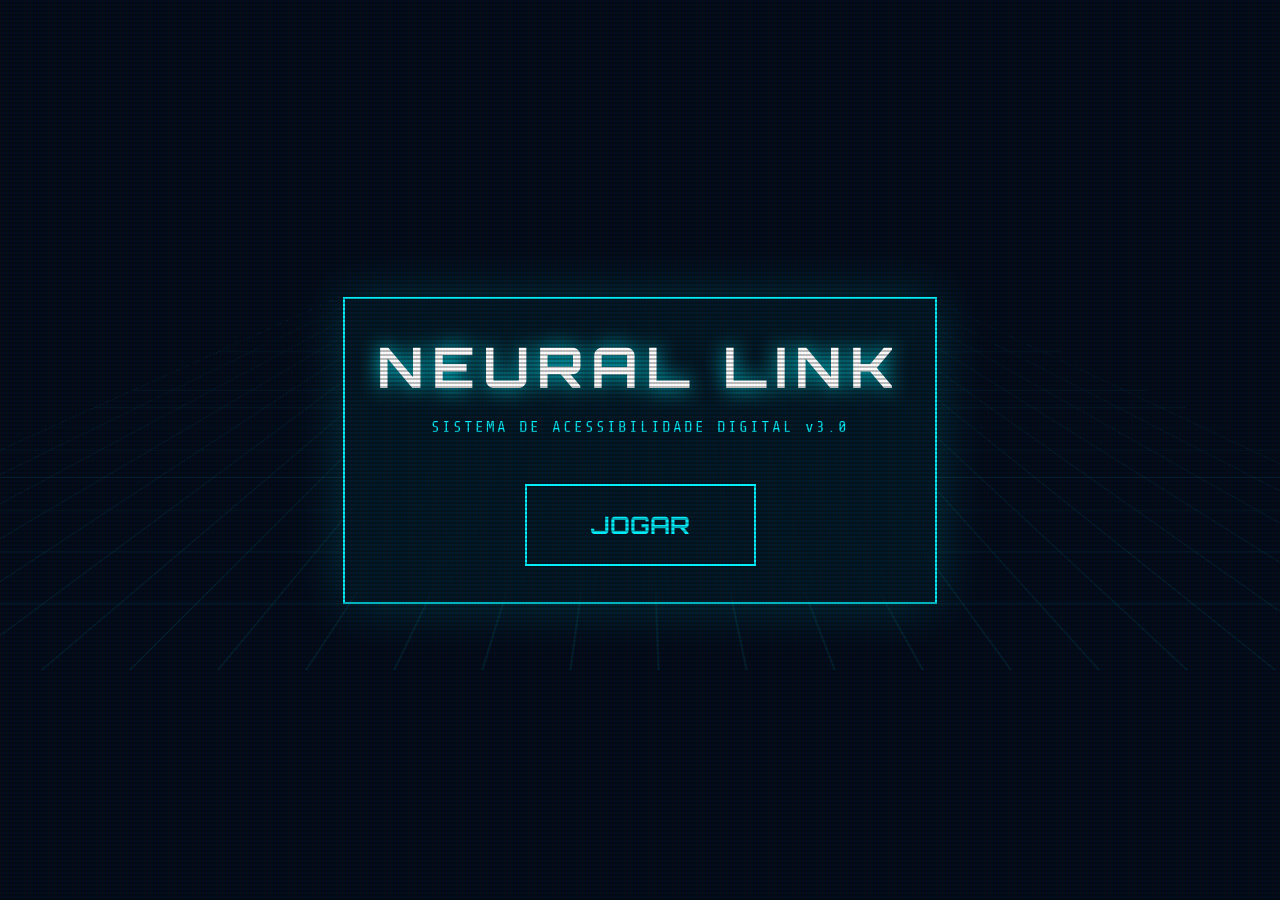
<file: index.html>
<!DOCTYPE html>
<html lang="pt-br">
<head>
    <meta charset="UTF-8">
    <meta name="viewport" content="width=device-width, initial-scale=1.0">
    <title>Neural Link | Início</title>
    <style>
        @import url('https://fonts.googleapis.com/css2?family=Orbitron:wght@400;700&family=Share+Tech+Mono&display=swap' );

        :root {
            --neon-cyan: #00f3ff;
            --bg-dark: #000b1a;
        }

        * {
            margin: 0;
            padding: 0;
            box-sizing: border-box;
        }

        body {
            background-color: var(--bg-dark);
            color: #fff;
            font-family: 'Orbitron', sans-serif;
            height: 100vh;
            display: flex;
            justify-content: center;
            align-items: center;
            overflow: hidden;
            position: relative;
        }

        /* Fundo de Grade Animada */
        .grid-bg {
            position: fixed;
            top: 0;
            left: 0;
            width: 100%;
            height: 100%;
            background-image: 
                linear-gradient(rgba(0, 243, 255, 0.1) 1px, transparent 1px),
                linear-gradient(90deg, rgba(0, 243, 255, 0.1) 1px, transparent 1px);
            background-size: 50px 50px;
            transform: perspective(500px) rotateX(60deg) translateY(-200px);
            z-index: -1;
            animation: moveGrid 20s linear infinite;
        }

        @keyframes moveGrid {
            from { background-position: 0 0; }
            to { background-position: 0 1000px; }
        }

        .container {
            text-align: center;
            z-index: 10;
            padding: 2rem;
            border: 2px solid var(--neon-cyan);
            background: rgba(0, 243, 255, 0.05);
            backdrop-filter: blur(10px);
            box-shadow: 0 0 50px rgba(0, 243, 255, 0.2);
            animation: fadeIn 1.5s ease-out;
        }

        @keyframes fadeIn {
            from { opacity: 0; transform: scale(0.8); }
            to { opacity: 1; transform: scale(1); }
        }

        h1 {
            font-size: 3.5rem;
            letter-spacing: 8px;
            margin-bottom: 1rem;
            text-shadow: 0 0 20px var(--neon-cyan);
        }

        p {
            font-family: 'Share Tech Mono', monospace;
            color: var(--neon-cyan);
            margin-bottom: 3rem;
            letter-spacing: 2px;
        }

        .play-btn {
            background: transparent;
            border: 2px solid var(--neon-cyan);
            color: var(--neon-cyan);
            padding: 1.5rem 4rem;
            font-size: 1.5rem;
            font-family: 'Orbitron', sans-serif;
            font-weight: bold;
            cursor: pointer;
            position: relative;
            overflow: hidden;
            transition: 0.3s;
            text-decoration: none;
            display: inline-block;
        }

        .play-btn:hover {
            background: var(--neon-cyan);
            color: var(--bg-dark);
            box-shadow: 0 0 40px var(--neon-cyan);
            transform: scale(1.1);
        }

        /* Overlay de Transição */
        .transition-overlay {
            position: fixed;
            top: 0;
            left: 0;
            width: 100%;
            height: 100%;
            background: var(--neon-cyan);
            transform: translateY(100%);
            z-index: 9999;
            pointer-events: none;
        }

        .transition-active {
            animation: slideUp 1s forwards cubic-bezier(0.7, 0, 0.3, 1);
        }

        @keyframes slideUp {
            0% { transform: translateY(100%); }
            50% { transform: translateY(0); }
            100% { transform: translateY(-100%); }
        }

        .scanlines {
            position: fixed;
            top: 0;
            left: 0;
            width: 100%;
            height: 100%;
            background: linear-gradient(rgba(18, 16, 16, 0) 50%, rgba(0, 0, 0, 0.25) 50%), 
                        linear-gradient(90deg, rgba(255, 0, 0, 0.06), rgba(0, 255, 0, 0.02), rgba(0, 0, 255, 0.06));
            background-size: 100% 4px, 3px 100%;
            z-index: 100;
            pointer-events: none;
        }
    </style>
</head>
<body>
    <div class="grid-bg"></div>
    <div class="scanlines"></div>
    <div class="transition-overlay" id="overlay"></div>

    <div class="container">
        <h1>NEURAL LINK</h1>
        <p>SISTEMA DE ACESSIBILIDADE DIGITAL v3.0</p>
        <a href="javascript:void(0)" class="play-btn" onclick="startTransition()">JOGAR</a>
    </div>

    <script>
        function startTransition() {
            const overlay = document.getElementById('overlay');
            overlay.classList.add('transition-active');
            
            setTimeout(() => {
                // Certifique-se de que o outro arquivo se chama simulador.html
                window.location.href = 'simulator.html';
            }, 500);
        }
    </script>
</body>
</html>
</file>
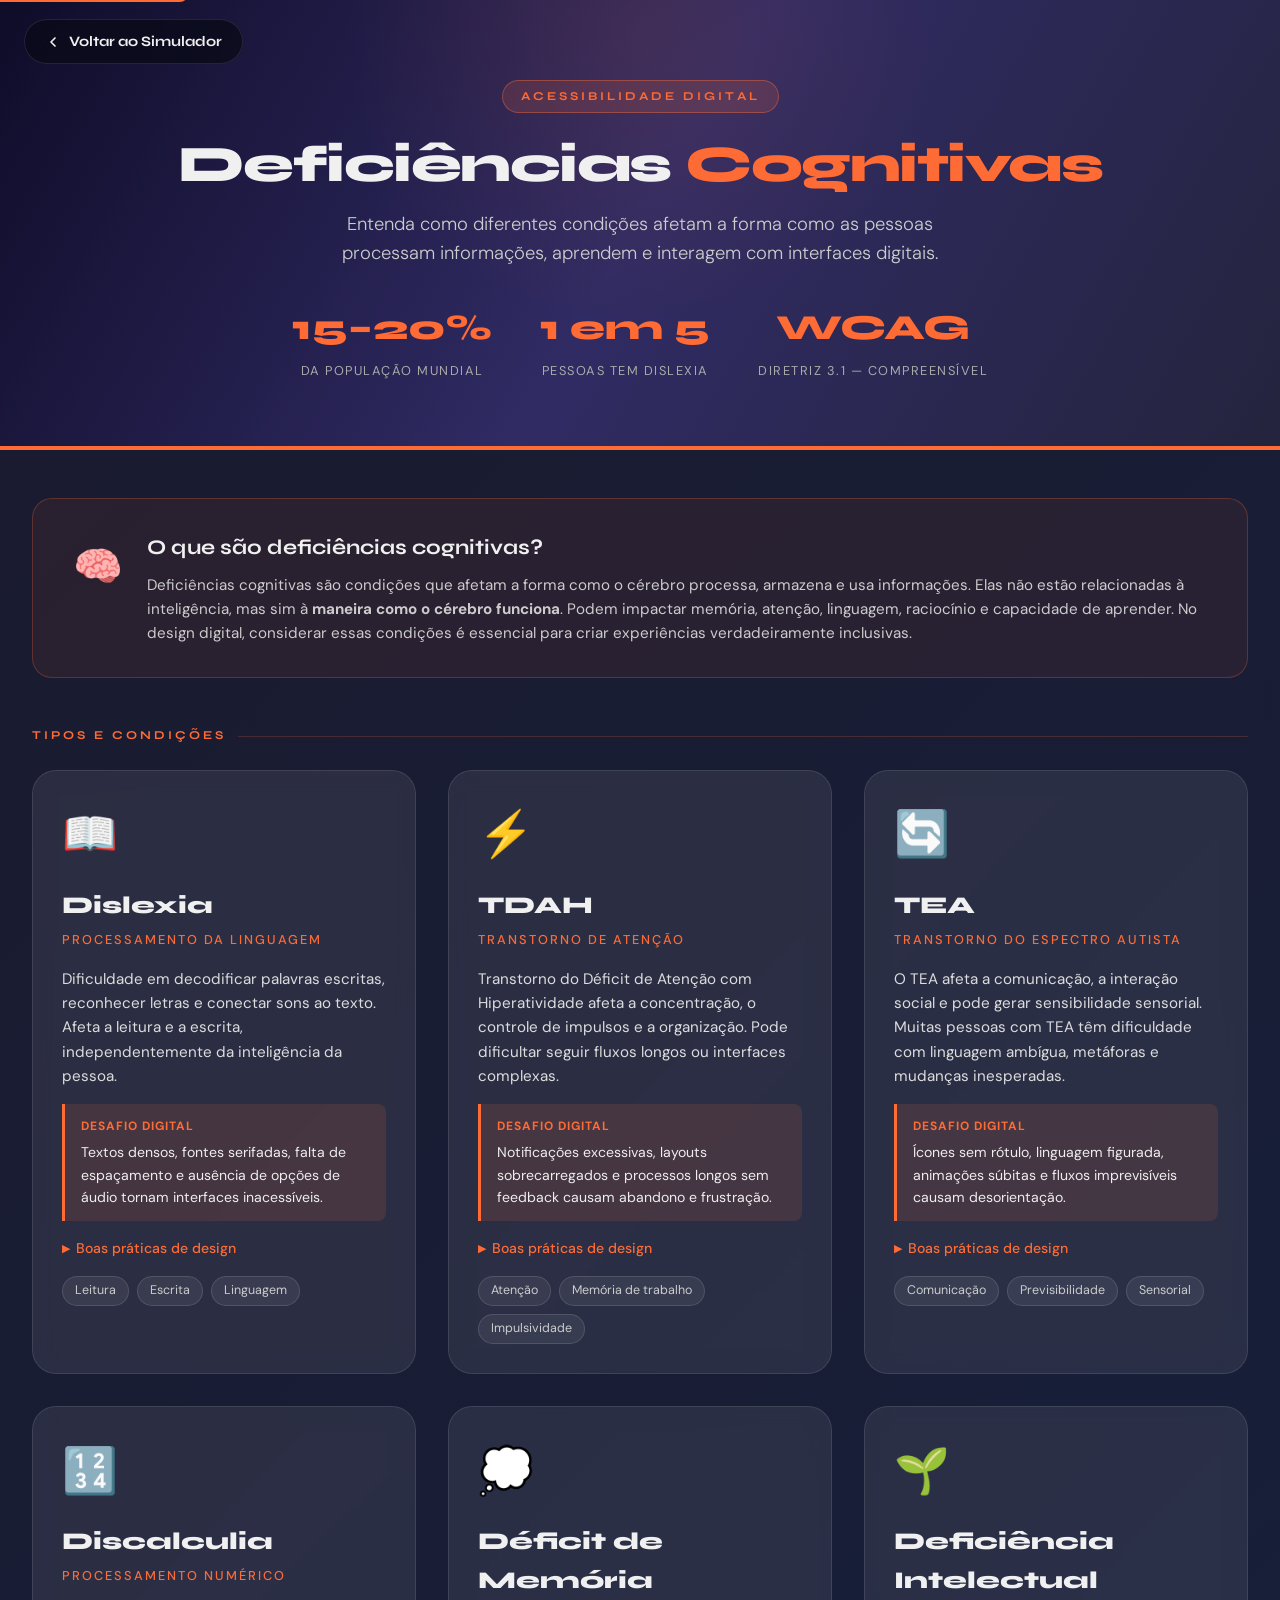
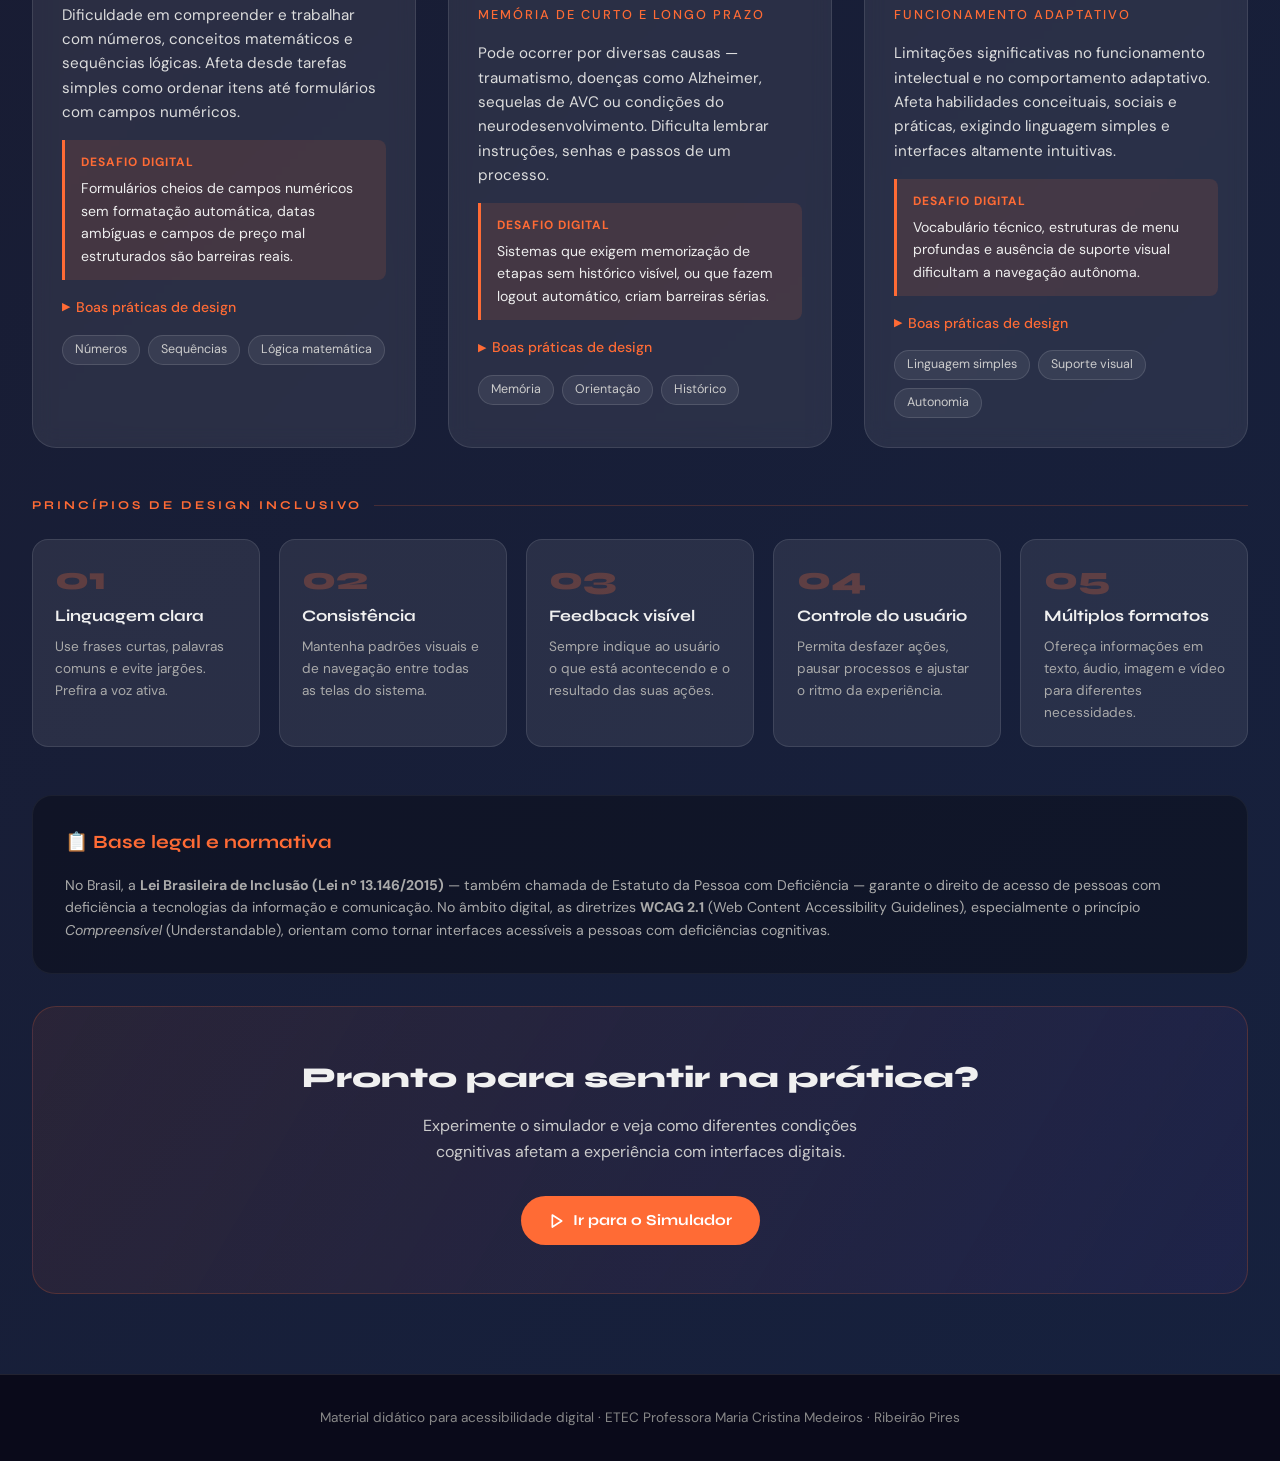
<file: explicação.html>
<!DOCTYPE html>
<html lang="pt-BR">
<head>
    <meta charset="UTF-8">
    <meta name="viewport" content="width=device-width, initial-scale=1.0">
    <title>Deficiências Cognitivas — Guia de Acessibilidade</title>
    <link href="https://fonts.googleapis.com/css2?family=Syne:wght@400;700;800&family=DM+Sans:ital,wght@0,300;0,400;0,500;1,300&display=swap" rel="stylesheet">
    <style>
        * {
            margin: 0;
            padding: 0;
            box-sizing: border-box;
        }

        :root {
            --accent: #ff6b35;
            --accent-light: #ff8c5a;
            --bg-deep: #1a1a2e;
            --bg-mid: #16213e;
            --glass: rgba(255, 255, 255, 0.08);
            --border: rgba(255, 255, 255, 0.1);
            --text-muted: #aaa;
        }

        body {
            font-family: 'DM Sans', 'Segoe UI', Tahoma, Geneva, Verdana, sans-serif;
            background: linear-gradient(135deg, #1a1a2e 0%, #16213e 100%);
            color: #f0f0f0;
            line-height: 1.6;
            min-height: 100vh;
        }

        /* Partículas de fundo */
        .bg-particles {
            position: fixed;
            inset: 0;
            pointer-events: none;
            z-index: 0;
            overflow: hidden;
        }
        .bg-particles span {
            position: absolute;
            width: 2px;
            height: 2px;
            background: var(--accent);
            border-radius: 50%;
            opacity: 0;
            animation: float-particle linear infinite;
        }
        @keyframes float-particle {
            0% { transform: translateY(100vh) scale(0); opacity: 0; }
            10% { opacity: 0.4; }
            90% { opacity: 0.1; }
            100% { transform: translateY(-10vh) scale(1.5); opacity: 0; }
        }

        /* Skip link */
        .skip-link {
            position: absolute;
            top: -40px;
            left: 0;
            background: var(--accent);
            color: white;
            padding: 8px 16px;
            text-decoration: none;
            border-radius: 0 0 8px 0;
            z-index: 100;
            transition: top 0.2s;
            font-family: 'Syne', sans-serif;
        }
        .skip-link:focus { top: 0; }

        /* Botão voltar */
        .back-btn {
            position: fixed;
            top: 1.2rem;
            left: 1.5rem;
            z-index: 50;
            display: flex;
            align-items: center;
            gap: 0.5rem;
            background: rgba(10, 10, 26, 0.8);
            backdrop-filter: blur(12px);
            border: 1px solid var(--border);
            color: #f0f0f0;
            padding: 10px 20px;
            border-radius: 40px;
            font-family: 'Syne', sans-serif;
            font-size: 0.9rem;
            font-weight: 700;
            cursor: pointer;
            text-decoration: none;
            transition: all 0.3s ease;
        }
        .back-btn:hover {
            border-color: var(--accent);
            color: var(--accent);
            transform: translateX(-3px);
            box-shadow: 0 4px 20px rgba(255, 107, 53, 0.2);
        }
        .back-btn svg {
            transition: transform 0.3s ease;
        }
        .back-btn:hover svg {
            transform: translateX(-3px);
        }

        /* Hero */
        .hero {
            background: linear-gradient(120deg, #0f0c29, #302b63, #24243e);
            padding: 5rem 2rem 4rem;
            text-align: center;
            border-bottom: 4px solid var(--accent);
            position: relative;
            z-index: 1;
            overflow: hidden;
        }
        .hero::before {
            content: '';
            position: absolute;
            top: -60%;
            left: 50%;
            transform: translateX(-50%);
            width: 600px;
            height: 600px;
            background: radial-gradient(circle, rgba(255,107,53,0.1) 0%, transparent 70%);
            pointer-events: none;
        }
        .hero-tag {
            display: inline-block;
            background: rgba(255,107,53,0.15);
            border: 1px solid rgba(255,107,53,0.4);
            color: var(--accent);
            font-family: 'Syne', sans-serif;
            font-size: 0.75rem;
            font-weight: 700;
            text-transform: uppercase;
            letter-spacing: 3px;
            padding: 6px 18px;
            border-radius: 40px;
            margin-bottom: 1.5rem;
            animation: fadeInDown 0.6s ease both;
        }
        .hero h1 {
            font-family: 'Syne', sans-serif;
            font-size: clamp(2rem, 5vw, 3.2rem);
            font-weight: 800;
            margin-bottom: 1rem;
            letter-spacing: -1.5px;
            line-height: 1.1;
            animation: fadeInDown 0.7s ease 0.1s both;
        }
        .hero h1 .highlight { color: var(--accent); }
        .hero .subtitle {
            font-size: 1.15rem;
            color: #ccc;
            max-width: 680px;
            margin: 0 auto 2rem;
            font-weight: 300;
            animation: fadeInDown 0.7s ease 0.2s both;
        }
        .hero-stats {
            display: flex;
            justify-content: center;
            gap: 3rem;
            flex-wrap: wrap;
            animation: fadeInDown 0.7s ease 0.3s both;
        }
        .stat {
            text-align: center;
        }
        .stat-num {
            font-family: 'Syne', sans-serif;
            font-size: 2.2rem;
            font-weight: 800;
            color: var(--accent);
            display: block;
        }
        .stat-label {
            font-size: 0.8rem;
            color: #aaa;
            text-transform: uppercase;
            letter-spacing: 1.5px;
        }

        /* Container */
        .container {
            max-width: 1300px;
            margin: 0 auto;
            padding: 3rem 2rem;
            position: relative;
            z-index: 1;
        }

        /* Intro box */
        .intro-box {
            background: rgba(255,107,53,0.07);
            border: 1px solid rgba(255,107,53,0.25);
            border-radius: 20px;
            padding: 2rem 2.5rem;
            margin-bottom: 3rem;
            display: flex;
            gap: 1.5rem;
            align-items: flex-start;
            animation: fadeInUp 0.6s ease 0.4s both;
        }
        .intro-box .icon-big { font-size: 2.5rem; flex-shrink: 0; margin-top: 0.2rem; }
        .intro-box h2 {
            font-family: 'Syne', sans-serif;
            font-size: 1.3rem;
            margin-bottom: 0.5rem;
        }
        .intro-box p { color: #ccc; font-size: 0.95rem; }

        /* Section title */
        .section-title {
            font-family: 'Syne', sans-serif;
            font-size: 0.75rem;
            font-weight: 700;
            text-transform: uppercase;
            letter-spacing: 3px;
            color: var(--accent);
            margin-bottom: 1.5rem;
            display: flex;
            align-items: center;
            gap: 0.75rem;
        }
        .section-title::after {
            content: '';
            flex: 1;
            height: 1px;
            background: rgba(255,107,53,0.2);
        }

        /* Cards grid */
        .cards-grid {
            display: grid;
            grid-template-columns: repeat(auto-fit, minmax(290px, 1fr));
            gap: 2rem;
            margin-bottom: 3rem;
        }

        .card {
            background: var(--glass);
            backdrop-filter: blur(10px);
            border-radius: 24px;
            padding: 1.8rem;
            transition: transform 0.3s ease, box-shadow 0.3s ease, border-color 0.3s ease;
            border: 1px solid var(--border);
            animation: fadeInUp 0.5s ease both;
            position: relative;
            overflow: hidden;
        }
        .card::before {
            content: '';
            position: absolute;
            top: 0; left: 0; right: 0;
            height: 2px;
            background: linear-gradient(90deg, transparent, var(--accent), transparent);
            opacity: 0;
            transition: opacity 0.3s;
        }
        .card:hover {
            transform: translateY(-8px);
            box-shadow: 0 20px 40px rgba(0, 0, 0, 0.3);
            border-color: rgba(255, 107, 53, 0.5);
        }
        .card:hover::before { opacity: 1; }

        .card-icon { font-size: 2.8rem; margin-bottom: 1rem; display: block; }

        .card h2 {
            font-family: 'Syne', sans-serif;
            font-size: 1.5rem;
            font-weight: 800;
            margin-bottom: 0.3rem;
        }
        .card h3 {
            color: var(--accent);
            font-size: 0.8rem;
            text-transform: uppercase;
            letter-spacing: 2px;
            margin-bottom: 1rem;
            font-weight: 500;
        }
        .card p { color: #ddd; margin-bottom: 1rem; font-size: 0.95rem; }

        .card .challenge {
            background: rgba(255, 107, 53, 0.12);
            border-left: 3px solid var(--accent);
            padding: 0.8rem 1rem;
            margin: 1rem 0;
            font-size: 0.88rem;
            border-radius: 0 8px 8px 0;
            color: #eee;
        }
        .card .challenge strong {
            display: block;
            color: var(--accent);
            font-size: 0.75rem;
            text-transform: uppercase;
            letter-spacing: 1px;
            margin-bottom: 0.3rem;
        }

        .tag-list {
            display: flex;
            flex-wrap: wrap;
            gap: 0.5rem;
            margin-top: 1rem;
        }
        .tag {
            background: rgba(255,255,255,0.07);
            border: 1px solid rgba(255,255,255,0.12);
            padding: 4px 12px;
            border-radius: 20px;
            font-size: 0.78rem;
            color: #ccc;
        }

        /* Expandir detalhes */
        .card details {
            margin-top: 1rem;
        }
        .card details summary {
            cursor: pointer;
            color: var(--accent);
            font-size: 0.88rem;
            font-weight: 500;
            list-style: none;
            display: flex;
            align-items: center;
            gap: 0.4rem;
            transition: color 0.2s;
            user-select: none;
        }
        .card details summary::-webkit-details-marker { display: none; }
        .card details summary .arrow {
            transition: transform 0.3s;
            font-size: 0.7rem;
        }
        .card details[open] summary .arrow { transform: rotate(90deg); }
        .card details summary:hover { color: var(--accent-light); }
        .details-content {
            margin-top: 0.8rem;
            padding: 1rem;
            background: rgba(0,0,0,0.2);
            border-radius: 12px;
            font-size: 0.88rem;
            color: #ccc;
            border: 1px solid var(--border);
        }
        .details-content ul {
            padding-left: 1.2rem;
            display: flex;
            flex-direction: column;
            gap: 0.4rem;
        }
        .details-content li::marker { color: var(--accent); }

        /* Botão */
        .btn-test {
            display: inline-flex;
            align-items: center;
            gap: 0.5rem;
            background: var(--accent);
            color: white;
            padding: 12px 28px;
            border: none;
            border-radius: 40px;
            font-family: 'Syne', sans-serif;
            font-size: 0.95rem;
            font-weight: 700;
            cursor: pointer;
            text-decoration: none;
            transition: all 0.3s ease;
            margin-top: 0.5rem;
        }
        .btn-test:hover {
            background: var(--accent-light);
            transform: scale(1.04);
            box-shadow: 0 6px 20px rgba(255, 107, 53, 0.45);
        }

        /* Seção princípios */
        .principles-grid {
            display: grid;
            grid-template-columns: repeat(auto-fit, minmax(220px, 1fr));
            gap: 1.2rem;
            margin-bottom: 3rem;
        }
        .principle {
            background: var(--glass);
            border: 1px solid var(--border);
            border-radius: 16px;
            padding: 1.4rem;
            transition: border-color 0.3s;
            animation: fadeInUp 0.5s ease both;
        }
        .principle:hover { border-color: rgba(255,107,53,0.4); }
        .principle-num {
            font-family: 'Syne', sans-serif;
            font-size: 2rem;
            font-weight: 800;
            color: rgba(255,107,53,0.25);
            line-height: 1;
            margin-bottom: 0.5rem;
        }
        .principle h4 {
            font-family: 'Syne', sans-serif;
            font-size: 1rem;
            margin-bottom: 0.5rem;
        }
        .principle p { font-size: 0.85rem; color: var(--text-muted); }

        /* Legal section */
        .legal-section {
            background: rgba(0, 0, 0, 0.3);
            border-radius: 20px;
            padding: 2rem;
            margin-top: 2rem;
            border: 1px solid rgba(255, 255, 255, 0.05);
        }
        .legal-section h3 {
            color: var(--accent);
            margin-bottom: 1rem;
            font-family: 'Syne', sans-serif;
        }
        .legal-section p { color: #aaa; font-size: 0.88rem; }

        /* CTA final */
        .cta-section {
            text-align: center;
            padding: 3rem 2rem;
            background: linear-gradient(120deg, rgba(255,107,53,0.08), rgba(48,43,99,0.3));
            border-radius: 24px;
            border: 1px solid rgba(255,107,53,0.2);
            margin-top: 2rem;
        }
        .cta-section h2 {
            font-family: 'Syne', sans-serif;
            font-size: 1.8rem;
            font-weight: 800;
            margin-bottom: 0.75rem;
        }
        .cta-section p { color: #ccc; margin-bottom: 1.5rem; max-width: 500px; margin-left: auto; margin-right: auto; margin-bottom: 1.5rem; }

        /* Footer */
        footer {
            background: #0a0a1a;
            padding: 2rem;
            text-align: center;
            border-top: 1px solid rgba(255, 255, 255, 0.1);
            margin-top: 2rem;
            position: relative;
            z-index: 1;
        }
        footer p { color: #888; font-size: 0.85rem; }

        /* Animações */
        @keyframes fadeInDown {
            from { opacity: 0; transform: translateY(-20px); }
            to { opacity: 1; transform: translateY(0); }
        }
        @keyframes fadeInUp {
            from { opacity: 0; transform: translateY(24px); }
            to { opacity: 1; transform: translateY(0); }
        }

        /* Responsivo */
        @media (max-width: 768px) {
            .hero h1 { font-size: 1.8rem; }
            .container { padding: 2rem 1rem; }
            .card h2 { font-size: 1.3rem; }
            .hero-stats { gap: 2rem; }
            .intro-box { flex-direction: column; }
            .back-btn span { display: none; }
        }
    </style>
</head>
<body>

    <!-- Partículas -->
    <div class="bg-particles" id="particles" aria-hidden="true"></div>

    <a href="#main" class="skip-link">Pular para o conteúdo</a>

    <!-- Botão Voltar -->
    <a href="simulator.html" class="back-btn" aria-label="Voltar ao simulador">
        <svg width="16" height="16" viewBox="0 0 24 24" fill="none" stroke="currentColor" stroke-width="2.5" stroke-linecap="round" stroke-linejoin="round">
            <polyline points="15 18 9 12 15 6"/>
        </svg>
        <span>Voltar ao Simulador</span>
    </a>

    <!-- Hero -->
    <header class="hero" role="banner">
        <div class="hero-tag">Acessibilidade Digital</div>
        <h1>Deficiências <span class="highlight">Cognitivas</span></h1>
        <p class="subtitle">
            Entenda como diferentes condições afetam a forma como as pessoas processam informações, aprendem e interagem com interfaces digitais.
        </p>
        <div class="hero-stats">
            <div class="stat">
                <span class="stat-num">15–20%</span>
                <span class="stat-label">da população mundial</span>
            </div>
            <div class="stat">
                <span class="stat-num">1 em 5</span>
                <span class="stat-label">pessoas tem dislexia</span>
            </div>
            <div class="stat">
                <span class="stat-num">WCAG</span>
                <span class="stat-label">diretriz 3.1 — Compreensível</span>
            </div>
        </div>
    </header>

    <main id="main">
        <div class="container">

            <!-- Intro -->
            <div class="intro-box">
                <div class="icon-big">🧠</div>
                <div>
                    <h2>O que são deficiências cognitivas?</h2>
                    <p>
                        Deficiências cognitivas são condições que afetam a forma como o cérebro processa, armazena e usa informações. Elas não estão relacionadas à inteligência, mas sim à <strong>maneira como o cérebro funciona</strong>. Podem impactar memória, atenção, linguagem, raciocínio e capacidade de aprender. No design digital, considerar essas condições é essencial para criar experiências verdadeiramente inclusivas.
                    </p>
                </div>
            </div>

            <!-- Tipos -->
            <p class="section-title">Tipos e condições</p>

            <div class="cards-grid">

                <!-- Dislexia -->
                <article class="card" style="animation-delay: 0.1s">
                    <span class="card-icon">📖</span>
                    <h2>Dislexia</h2>
                    <h3>Processamento da linguagem</h3>
                    <p>Dificuldade em decodificar palavras escritas, reconhecer letras e conectar sons ao texto. Afeta a leitura e a escrita, independentemente da inteligência da pessoa.</p>
                    <div class="challenge">
                        <strong>Desafio digital</strong>
                        Textos densos, fontes serifadas, falta de espaçamento e ausência de opções de áudio tornam interfaces inacessíveis.
                    </div>
                    <details>
                        <summary><span class="arrow">▶</span> Boas práticas de design</summary>
                        <div class="details-content">
                            <ul>
                                <li>Usar fontes sans-serif (ex: Open Dyslexic, Arial)</li>
                                <li>Aumentar espaçamento entre linhas (1.5x ou mais)</li>
                                <li>Oferecer síntese de voz (text-to-speech)</li>
                                <li>Evitar justificação de texto</li>
                                <li>Destacar palavras-chave com cor ou negrito</li>
                            </ul>
                        </div>
                    </details>
                    <div class="tag-list">
                        <span class="tag">Leitura</span>
                        <span class="tag">Escrita</span>
                        <span class="tag">Linguagem</span>
                    </div>
                </article>

                <!-- TDAH -->
                <article class="card" style="animation-delay: 0.2s">
                    <span class="card-icon">⚡</span>
                    <h2>TDAH</h2>
                    <h3>Transtorno de atenção</h3>
                    <p>Transtorno do Déficit de Atenção com Hiperatividade afeta a concentração, o controle de impulsos e a organização. Pode dificultar seguir fluxos longos ou interfaces complexas.</p>
                    <div class="challenge">
                        <strong>Desafio digital</strong>
                        Notificações excessivas, layouts sobrecarregados e processos longos sem feedback causam abandono e frustração.
                    </div>
                    <details>
                        <summary><span class="arrow">▶</span> Boas práticas de design</summary>
                        <div class="details-content">
                            <ul>
                                <li>Dividir tarefas em etapas pequenas e claras</li>
                                <li>Fornecer indicadores de progresso visíveis</li>
                                <li>Reduzir distrações visuais e animações desnecessárias</li>
                                <li>Salvar o progresso automaticamente</li>
                                <li>Usar alertas e lembretes com parcimônia</li>
                            </ul>
                        </div>
                    </details>
                    <div class="tag-list">
                        <span class="tag">Atenção</span>
                        <span class="tag">Memória de trabalho</span>
                        <span class="tag">Impulsividade</span>
                    </div>
                </article>

                <!-- Autismo -->
                <article class="card" style="animation-delay: 0.3s">
                    <span class="card-icon">🔄</span>
                    <h2>TEA</h2>
                    <h3>Transtorno do Espectro Autista</h3>
                    <p>O TEA afeta a comunicação, a interação social e pode gerar sensibilidade sensorial. Muitas pessoas com TEA têm dificuldade com linguagem ambígua, metáforas e mudanças inesperadas.</p>
                    <div class="challenge">
                        <strong>Desafio digital</strong>
                        Ícones sem rótulo, linguagem figurada, animações súbitas e fluxos imprevisíveis causam desorientação.
                    </div>
                    <details>
                        <summary><span class="arrow">▶</span> Boas práticas de design</summary>
                        <div class="details-content">
                            <ul>
                                <li>Usar linguagem literal e direta</li>
                                <li>Sempre rotular ícones com texto</li>
                                <li>Avisar sobre mudanças de contexto antes que ocorram</li>
                                <li>Oferecer opção de reduzir movimento</li>
                                <li>Manter layouts consistentes entre páginas</li>
                            </ul>
                        </div>
                    </details>
                    <div class="tag-list">
                        <span class="tag">Comunicação</span>
                        <span class="tag">Previsibilidade</span>
                        <span class="tag">Sensorial</span>
                    </div>
                </article>

                <!-- Discalculia -->
                <article class="card" style="animation-delay: 0.4s">
                    <span class="card-icon">🔢</span>
                    <h2>Discalculia</h2>
                    <h3>Processamento numérico</h3>
                    <p>Dificuldade em compreender e trabalhar com números, conceitos matemáticos e sequências lógicas. Afeta desde tarefas simples como ordenar itens até formulários com campos numéricos.</p>
                    <div class="challenge">
                        <strong>Desafio digital</strong>
                        Formulários cheios de campos numéricos sem formatação automática, datas ambíguas e campos de preço mal estruturados são barreiras reais.
                    </div>
                    <details>
                        <summary><span class="arrow">▶</span> Boas práticas de design</summary>
                        <div class="details-content">
                            <ul>
                                <li>Formatar automaticamente datas e telefones</li>
                                <li>Exibir valores por extenso além do numeral</li>
                                <li>Usar seletores visuais (ex: calendário) em vez de digitar datas</li>
                                <li>Validar campos em tempo real com mensagens claras</li>
                            </ul>
                        </div>
                    </details>
                    <div class="tag-list">
                        <span class="tag">Números</span>
                        <span class="tag">Sequências</span>
                        <span class="tag">Lógica matemática</span>
                    </div>
                </article>

                <!-- Memória -->
                <article class="card" style="animation-delay: 0.5s">
                    <span class="card-icon">💭</span>
                    <h2>Déficit de Memória</h2>
                    <h3>Memória de curto e longo prazo</h3>
                    <p>Pode ocorrer por diversas causas — traumatismo, doenças como Alzheimer, sequelas de AVC ou condições do neurodesenvolvimento. Dificulta lembrar instruções, senhas e passos de um processo.</p>
                    <div class="challenge">
                        <strong>Desafio digital</strong>
                        Sistemas que exigem memorização de etapas sem histórico visível, ou que fazem logout automático, criam barreiras sérias.
                    </div>
                    <details>
                        <summary><span class="arrow">▶</span> Boas práticas de design</summary>
                        <div class="details-content">
                            <ul>
                                <li>Exibir o histórico de ações realizadas</li>
                                <li>Oferecer autocompletar e sugestões contextuais</li>
                                <li>Evitar expiração de sessão curta sem aviso</li>
                                <li>Usar breadcrumbs para orientar a navegação</li>
                                <li>Repetir informações-chave em pontos críticos do fluxo</li>
                            </ul>
                        </div>
                    </details>
                    <div class="tag-list">
                        <span class="tag">Memória</span>
                        <span class="tag">Orientação</span>
                        <span class="tag">Histórico</span>
                    </div>
                </article>

                <!-- Deficiência intelectual -->
                <article class="card" style="animation-delay: 0.6s">
                    <span class="card-icon">🌱</span>
                    <h2>Deficiência Intelectual</h2>
                    <h3>Funcionamento adaptativo</h3>
                    <p>Limitações significativas no funcionamento intelectual e no comportamento adaptativo. Afeta habilidades conceituais, sociais e práticas, exigindo linguagem simples e interfaces altamente intuitivas.</p>
                    <div class="challenge">
                        <strong>Desafio digital</strong>
                        Vocabulário técnico, estruturas de menu profundas e ausência de suporte visual dificultam a navegação autônoma.
                    </div>
                    <details>
                        <summary><span class="arrow">▶</span> Boas práticas de design</summary>
                        <div class="details-content">
                            <ul>
                                <li>Usar linguagem simples (nível de leitura acessível)</li>
                                <li>Associar textos a imagens ou ícones ilustrativos</li>
                                <li>Limitar opções por tela para evitar sobrecarga</li>
                                <li>Fornecer tutoriais em vídeo ou passo a passo visual</li>
                                <li>Incluir modo de "leitura fácil" (Easy Read)</li>
                            </ul>
                        </div>
                    </details>
                    <div class="tag-list">
                        <span class="tag">Linguagem simples</span>
                        <span class="tag">Suporte visual</span>
                        <span class="tag">Autonomia</span>
                    </div>
                </article>

            </div>

            <!-- Princípios de design -->
            <p class="section-title">Princípios de design inclusivo</p>

            <div class="principles-grid">
                <div class="principle" style="animation-delay:0.1s">
                    <div class="principle-num">01</div>
                    <h4>Linguagem clara</h4>
                    <p>Use frases curtas, palavras comuns e evite jargões. Prefira a voz ativa.</p>
                </div>
                <div class="principle" style="animation-delay:0.15s">
                    <div class="principle-num">02</div>
                    <h4>Consistência</h4>
                    <p>Mantenha padrões visuais e de navegação entre todas as telas do sistema.</p>
                </div>
                <div class="principle" style="animation-delay:0.2s">
                    <div class="principle-num">03</div>
                    <h4>Feedback visível</h4>
                    <p>Sempre indique ao usuário o que está acontecendo e o resultado das suas ações.</p>
                </div>
                <div class="principle" style="animation-delay:0.25s">
                    <div class="principle-num">04</div>
                    <h4>Controle do usuário</h4>
                    <p>Permita desfazer ações, pausar processos e ajustar o ritmo da experiência.</p>
                </div>
                <div class="principle" style="animation-delay:0.3s">
                    <div class="principle-num">05</div>
                    <h4>Múltiplos formatos</h4>
                    <p>Ofereça informações em texto, áudio, imagem e vídeo para diferentes necessidades.</p>
                </div>
            </div>

            <!-- Legal -->
            <div class="legal-section">
                <h3>📋 Base legal e normativa</h3>
                <p>
                    No Brasil, a <strong>Lei Brasileira de Inclusão (Lei nº 13.146/2015)</strong> — também chamada de Estatuto da Pessoa com Deficiência — garante o direito de acesso de pessoas com deficiência a tecnologias da informação e comunicação. No âmbito digital, as diretrizes <strong>WCAG 2.1</strong> (Web Content Accessibility Guidelines), especialmente o princípio <em>Compreensível</em> (Understandable), orientam como tornar interfaces acessíveis a pessoas com deficiências cognitivas.
                </p>
            </div>

            <!-- CTA -->
            <div class="cta-section">
                <h2>Pronto para sentir na prática?</h2>
                <p>Experimente o simulador e veja como diferentes condições cognitivas afetam a experiência com interfaces digitais.</p>
                <a href="simulator.html" class="btn-test">
                    <svg width="16" height="16" viewBox="0 0 24 24" fill="none" stroke="currentColor" stroke-width="2.5" stroke-linecap="round" stroke-linejoin="round"><polygon points="5 3 19 12 5 21 5 3"/></svg>
                    Ir para o Simulador
                </a>
            </div>

        </div>
    </main>

    <footer>
        <p>Material didático para acessibilidade digital · ETEC Professora Maria Cristina Medeiros · Ribeirão Pires</p>
    </footer>

    <script>
        // Gerar partículas de fundo
        const container = document.getElementById('particles');
        for (let i = 0; i < 25; i++) {
            const span = document.createElement('span');
            span.style.left = Math.random() * 100 + '%';
            span.style.width = span.style.height = (Math.random() * 3 + 1) + 'px';
            span.style.animationDuration = (Math.random() * 15 + 10) + 's';
            span.style.animationDelay = (Math.random() * 10) + 's';
            container.appendChild(span);
        }

        // Animação de entrada dos cards ao rolar
        const observer = new IntersectionObserver((entries) => {
            entries.forEach(entry => {
                if (entry.isIntersecting) {
                    entry.target.style.opacity = '1';
                    entry.target.style.transform = 'translateY(0)';
                    observer.unobserve(entry.target);
                }
            });
        }, { threshold: 0.1 });

        document.querySelectorAll('.card, .principle').forEach(el => {
            el.style.opacity = '0';
            el.style.transform = 'translateY(24px)';
            el.style.transition = 'opacity 0.5s ease, transform 0.5s ease';
            observer.observe(el);
        });

        // Abrir/fechar details suavemente
        document.querySelectorAll('details').forEach(details => {
            details.addEventListener('toggle', () => {
                const content = details.querySelector('.details-content');
                if (!content) return;
                if (details.open) {
                    content.style.animation = 'fadeInDown 0.25s ease both';
                }
            });
        });
    </script>
</body>
</html>
</file>
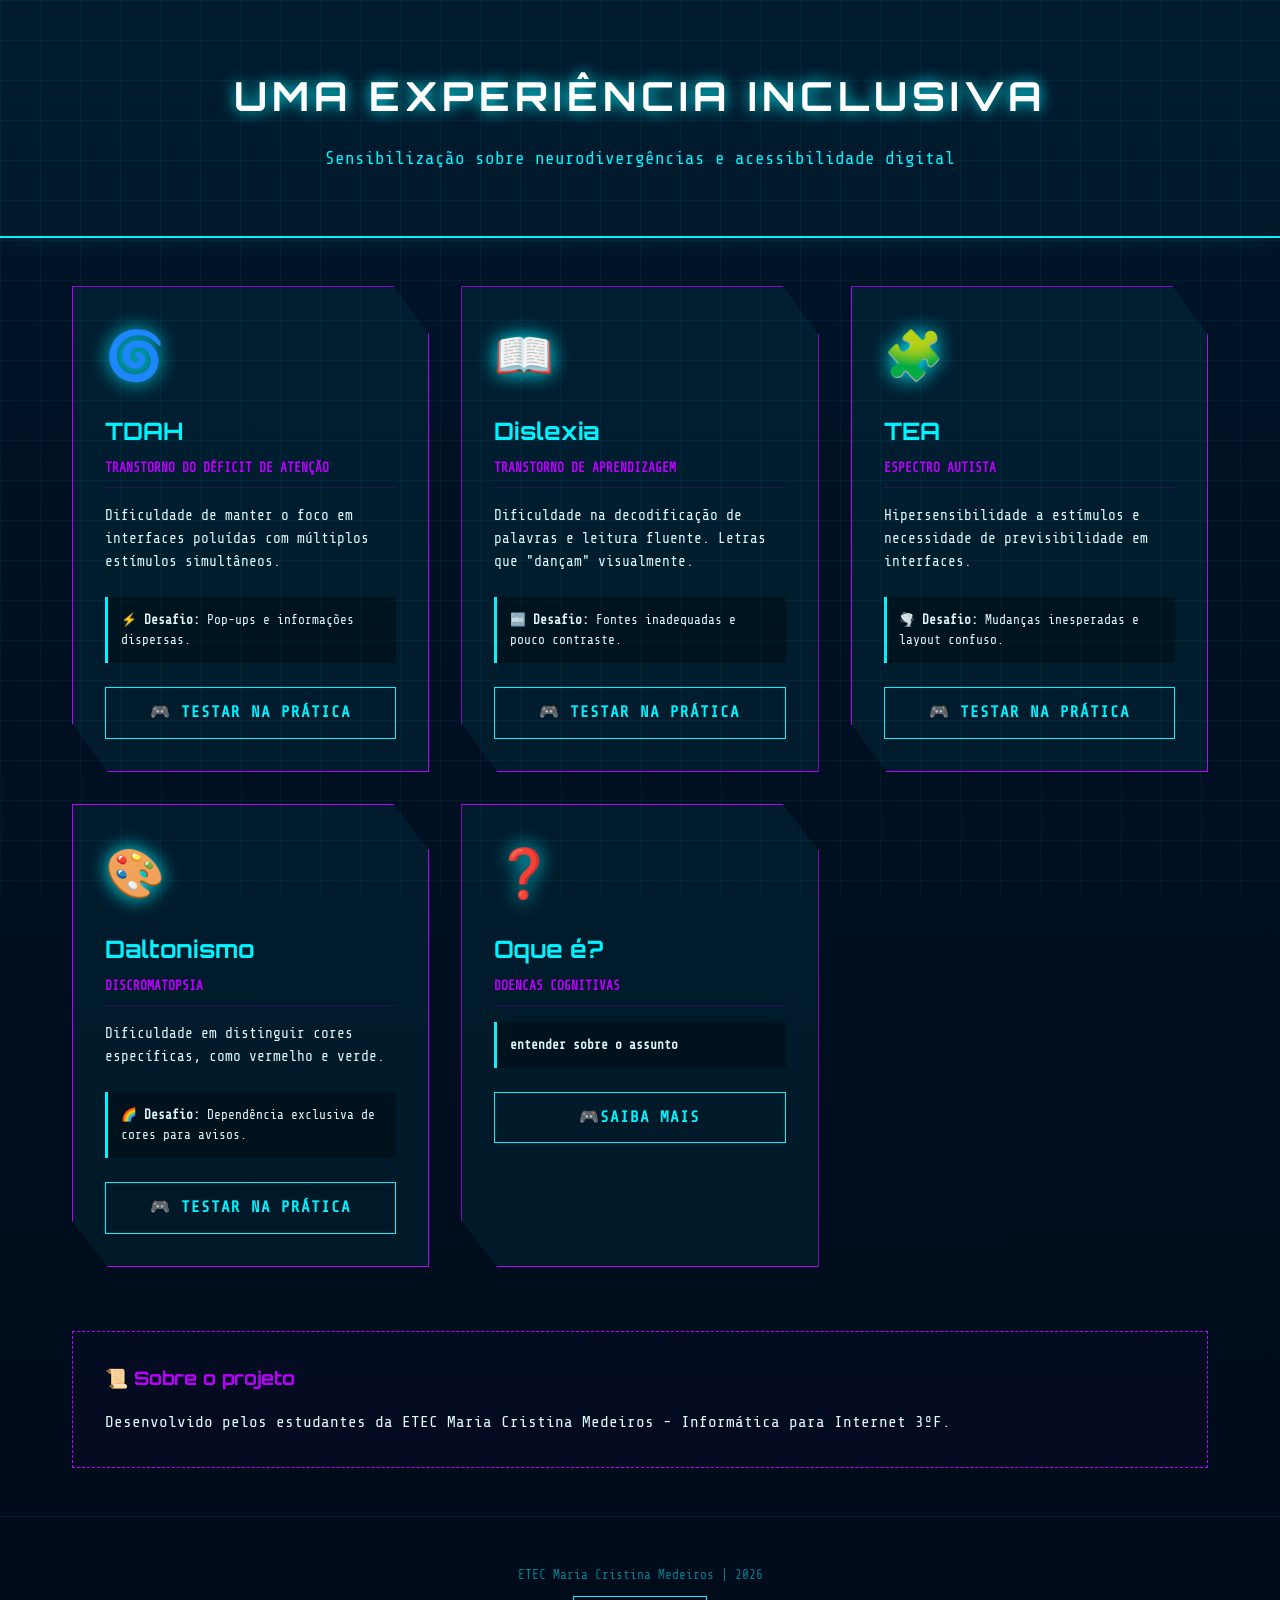
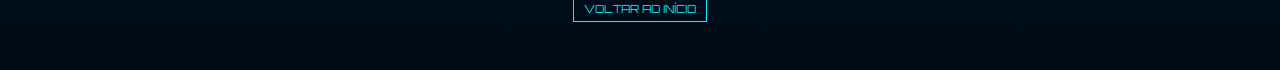
<file: simulator.html>
<!DOCTYPE html>
<html lang="pt-br">
<head>
    <meta charset="UTF-8">
    <meta name="viewport" content="width=device-width, initial-scale=1.0">
    <title>Simulador | Experiência Inclusiva</title>
    <style>
        @import url('https://fonts.googleapis.com/css2?family=Orbitron:wght@400;700&family=Share+Tech+Mono&display=swap' );

        :root {
            --neon-cyan: #00f3ff;
            --neon-purple: #bc00ff;
            --bg-dark: #000b1a;
        }

        * {
            margin: 0;
            padding: 0;
            box-sizing: border-box;
        }

        body {
            background-color: var(--bg-dark);
            color: #e0faff;
            font-family: 'Share Tech Mono', monospace;
            line-height: 1.6;
            overflow-x: hidden;
            background-image: linear-gradient(0deg, rgba(0, 11, 26, 1) 0%, rgba(0, 20, 40, 1) 100%);
            animation: fadeInBody 1s ease-in;
        }

        @keyframes fadeInBody {
            from { opacity: 0; }
            to { opacity: 1; }
        }

        body::before {
            content: "";
            position: fixed;
            top: 0; left: 0; width: 100%; height: 100%;
            background-image: 
                linear-gradient(rgba(0, 243, 255, 0.05) 1px, transparent 1px),
                linear-gradient(90deg, rgba(0, 243, 255, 0.05) 1px, transparent 1px);
            background-size: 40px 40px;
            z-index: -1;
        }

        .skip-link {
            position: absolute;
            top: -100px;
            left: 0;
            background: var(--neon-cyan);
            color: var(--bg-dark);
            padding: 10px;
            z-index: 1000;
            transition: top 0.3s;
            text-decoration: none;
            font-weight: bold;
        }

        .skip-link:focus { top: 0; }

        header.hero {
            padding: 4rem 2rem;
            text-align: center;
            border-bottom: 2px solid var(--neon-cyan);
            background: rgba(0, 243, 255, 0.03);
            box-shadow: 0 0 30px rgba(0, 243, 255, 0.1);
        }

        header.hero h1 {
            font-family: 'Orbitron', sans-serif;
            font-size: 2.5rem;
            color: #fff;
            text-transform: uppercase;
            letter-spacing: 5px;
            text-shadow: 0 0 15px var(--neon-cyan);
            margin-bottom: 1rem;
        }

        .subtitle {
            font-size: 1.1rem;
            color: var(--neon-cyan);
            max-width: 800px;
            margin: 0 auto;
        }

        .container {
            max-width: 1200px;
            margin: 0 auto;
            padding: 3rem 2rem;
        }

        .cards-grid {
            display: grid;
            grid-template-columns: repeat(auto-fit, minmax(280px, 1fr));
            gap: 2rem;
        }

        .card {
            background: rgba(0, 243, 255, 0.05);
            border: 1px solid var(--neon-purple);
            padding: 2rem;
            position: relative;
            transition: 0.3s;
            clip-path: polygon(0 0, 90% 0, 100% 10%, 100% 100%, 10% 100%, 0 90%);
            display: flex;
            flex-direction: column;
        }

        .card:hover {
            transform: translateY(-10px);
            background: rgba(188, 0, 255, 0.1);
            border-color: var(--neon-cyan);
            box-shadow: 0 0 25px rgba(0, 243, 255, 0.3);
        }

        .card-icon {
            font-size: 3rem;
            margin-bottom: 1rem;
            filter: drop-shadow(0 0 10px var(--neon-cyan));
        }

        .card h2 {
            font-family: 'Orbitron', sans-serif;
            color: var(--neon-cyan);
            margin-bottom: 0.5rem;
        }

        .card h3 {
            font-size: 0.8rem;
            color: var(--neon-purple);
            text-transform: uppercase;
            margin-bottom: 1rem;
            border-bottom: 1px solid rgba(188, 0, 255, 0.2);
            padding-bottom: 0.5rem;
        }

        .card p { font-size: 0.9rem; margin-bottom: 1.5rem; flex-grow: 1; }

        .challenge {
            background: rgba(0, 0, 0, 0.3);
            border-left: 3px solid var(--neon-cyan);
            padding: 0.8rem;
            margin-bottom: 1.5rem;
            font-size: 0.8rem;
        }

        .btn-test {
            display: block;
            width: 100%;
            background: transparent;
            border: 1px solid var(--neon-cyan);
            color: var(--neon-cyan);
            padding: 12px;
            text-align: center;
            text-decoration: none;
            font-weight: bold;
            text-transform: uppercase;
            transition: 0.3s;
            letter-spacing: 1px;
        }

        .btn-test:hover {
            background: var(--neon-cyan);
            color: var(--bg-dark);
            box-shadow: 0 0 15px var(--neon-cyan);
        }

        .legal-section {
            margin-top: 4rem;
            padding: 2rem;
            border: 1px dashed var(--neon-purple);
            background: rgba(188, 0, 255, 0.02);
        }

        .legal-section h3 { color: var(--neon-purple); margin-bottom: 1rem; font-family: 'Orbitron', sans-serif; }

        footer {
            padding: 3rem;
            text-align: center;
            border-top: 1px solid rgba(0, 243, 255, 0.1);
            font-size: 0.8rem;
            color: rgba(0, 243, 255, 0.5);
        }

        /* Overlay de Transição (Entrada) */
        .transition-overlay {
            position: fixed;
            top: 0; left: 0; width: 100%; height: 100%;
            background: var(--neon-cyan);
            z-index: 9999;
            animation: slideOut 1s forwards cubic-bezier(0.7, 0, 0.3, 1);
            pointer-events: none;
        }

        @keyframes slideOut {
            0% { transform: translateY(0); }
            100% { transform: translateY(-100%); }
        }
    </style>
</head>
<body>
    <div class="transition-overlay"></div>
    <a href="#main-content" class="skip-link">Pular para o conteúdo principal</a>

    <header class="hero">
        <h1>Uma Experiência Inclusiva</h1>
        <p class="subtitle">Sensibilização sobre neurodivergências e acessibilidade digital</p>
    </header>

    <main id="main-content" class="container">
        <div class="cards-grid">
            <!-- Card TDAH -->
            <div class="card">
                <div class="card-icon">🌀</div>
                <h2>TDAH</h2>
                <h3>Transtorno do Déficit de Atenção</h3>
                <p>Dificuldade de manter o foco em interfaces poluídas com múltiplos estímulos simultâneos.</p>
                <div class="challenge"><strong>⚡ Desafio:</strong> Pop-ups e informações dispersas.</div>
                <a href="TDAH/tdah.html" class="btn-test">🎮 Testar na prática</a>
            </div>

            <!-- Card Dislexia -->
            <div class="card">
                <div class="card-icon">📖</div>
                <h2>Dislexia</h2>
                <h3>Transtorno de Aprendizagem</h3>
                <p>Dificuldade na decodificação de palavras e leitura fluente. Letras que "dançam" visualmente.</p>
                <div class="challenge"><strong>🔤 Desafio:</strong> Fontes inadequadas e pouco contraste.</div>
                <a href="Dislexia/dislexia.html" class="btn-test">🎮 Testar na prática</a>
            </div>

            <!-- Card TEA -->
            <div class="card">
                <div class="card-icon">🧩</div>
                <h2>TEA</h2>
                <h3>Espectro Autista</h3>
                <p>Hipersensibilidade a estímulos e necessidade de previsibilidade em interfaces.</p>
                <div class="challenge"><strong>🌪️ Desafio:</strong> Mudanças inesperadas e layout confuso.</div>
                <a href="TEA/tea.html" class="btn-test">🎮 Testar na prática</a>
            </div>

            <!-- Card Daltonismo -->
            <div class="card">
                <div class="card-icon">🎨</div>
                <h2>Daltonismo</h2>
                <h3>Discromatopsia</h3>
                <p>Dificuldade em distinguir cores específicas, como vermelho e verde.</p>
                <div class="challenge"><strong>🌈 Desafio:</strong> Dependência exclusiva de cores para avisos.</div>
                <a href="daltonismo/daltonismo.html" class="btn-test">🎮 Testar na prática</a>
            </div>

             <!-- Card oq é -->
            <div class="card">
                <div class="card-icon">❓</div>
                <h2>Oque é?</h2>
                <h3>doencas cognitivas</h3>
                <div class="challenge"><strong>entender sobre o assunto</strong></div>
                <a href="explicação.html" class="btn-test">🎮saiba mais</a>
            </div>
        </div>

        <div class="legal-section">
            <h3>📜 Sobre o projeto</h3>
            <p>Desenvolvido pelos estudantes da ETEC Maria Cristina Medeiros - Informática para Internet 3ºF.</p>
        </div>
    </main>

    <footer>
        <p>ETEC Maria Cristina Medeiros | 2026</p>
        <button onclick="window.location.href='index.html'" style="background:none; border:1px solid var(--neon-cyan); color:var(--neon-cyan); padding:5px 10px; cursor:pointer; margin-top:10px; font-family:'Orbitron', sans-serif; font-size: 0.7rem;">VOLTAR AO INÍCIO</button>
    </footer>
</body>
</html>
</file>
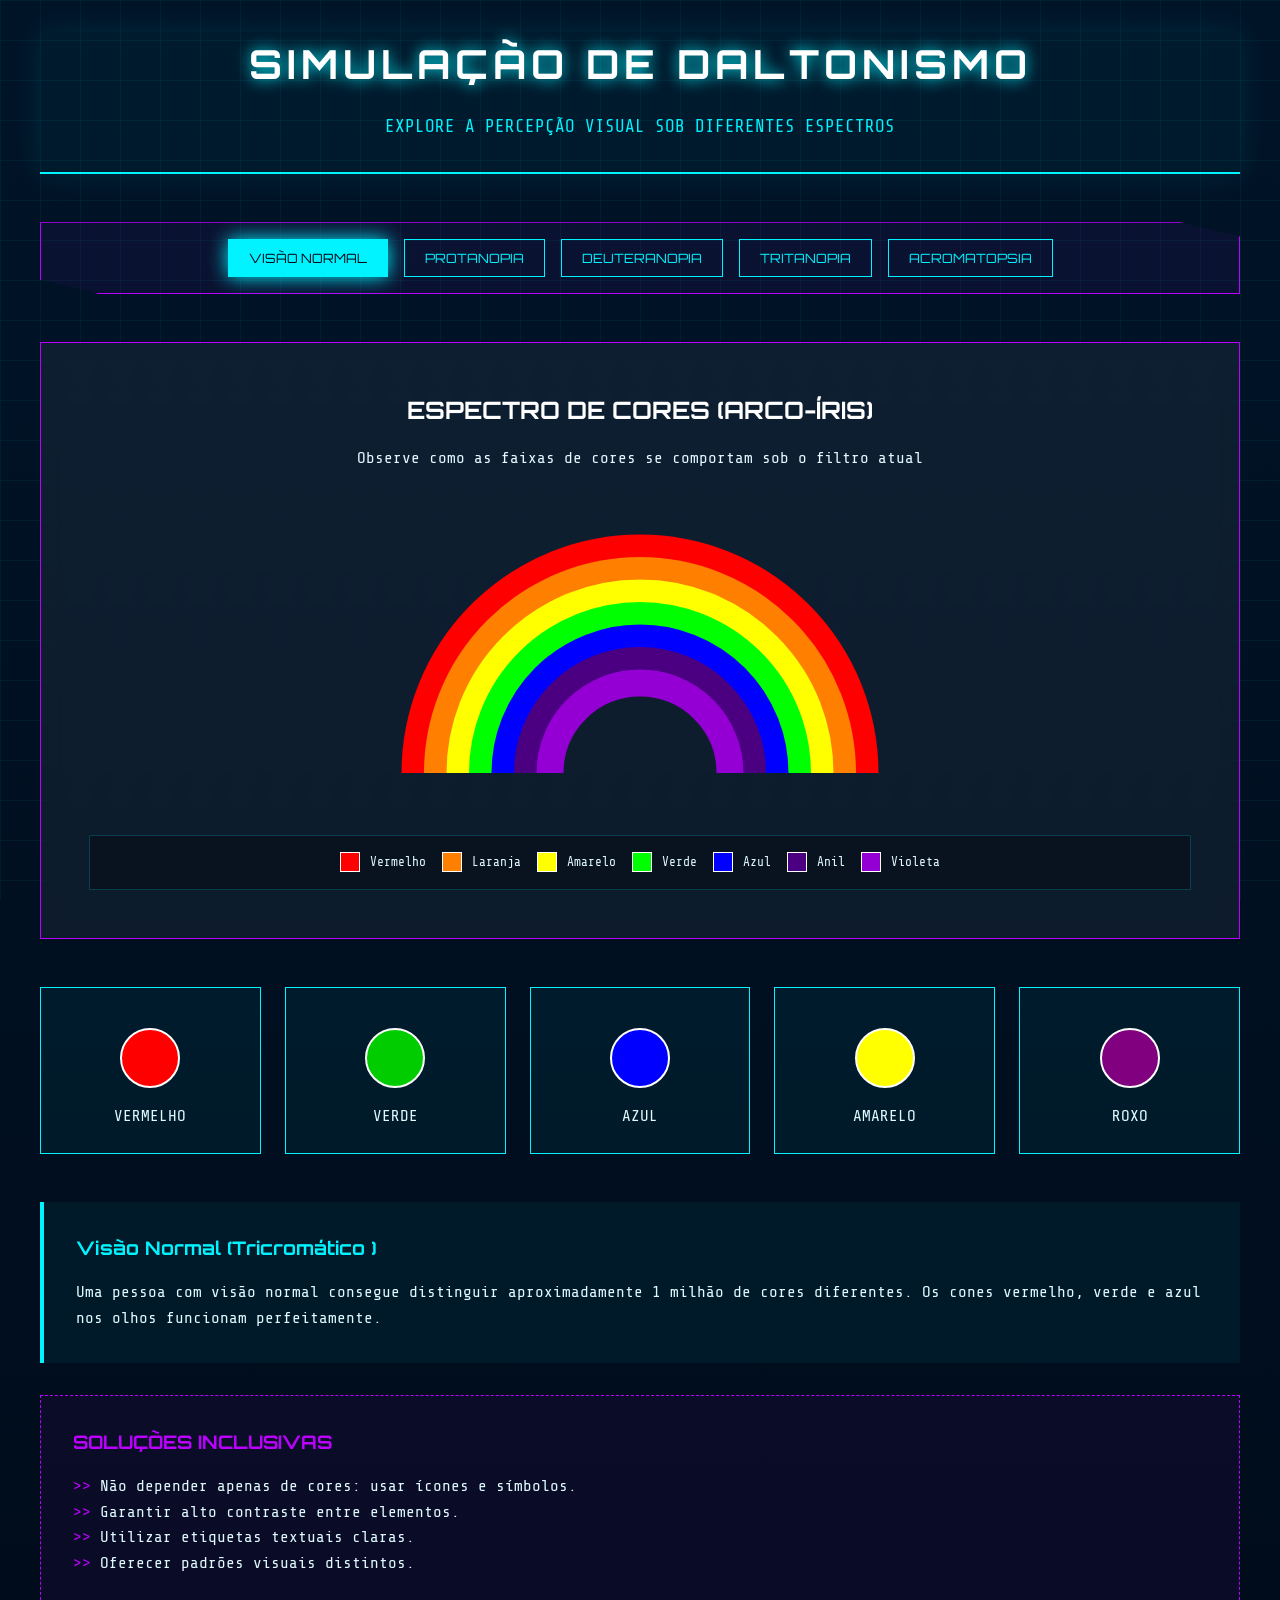
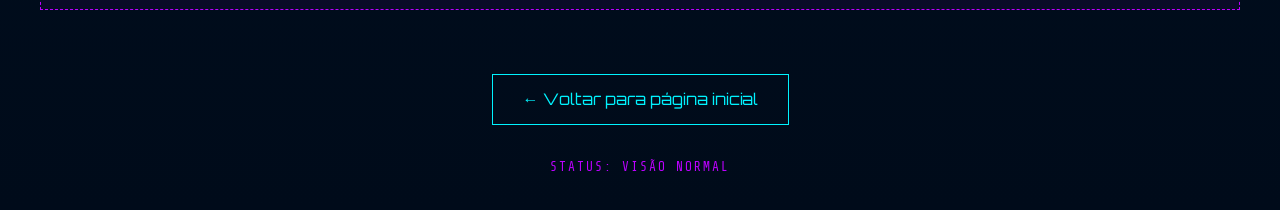
<file: daltonismo/daltonismo.html>
<!DOCTYPE html>
<html lang="pt-br">
<head>
    <meta charset="UTF-8">
    <meta name="viewport" content="width=device-width, initial-scale=1.0">
    <title>Simulação Daltonismo | Neural Link</title>
    <style>
        @import url('https://fonts.googleapis.com/css2?family=Orbitron:wght@400;700&family=Share+Tech+Mono&display=swap' );

        :root {
            --neon-cyan: #00f3ff;
            --neon-purple: #bc00ff;
            --bg-dark: #000b1a;
        }

        * {
            margin: 0;
            padding: 0;
            box-sizing: border-box;
        }

        body {
            background-color: var(--bg-dark);
            color: #e0faff;
            font-family: 'Share Tech Mono', monospace;
            line-height: 1.6;
            overflow-x: hidden;
            background-image: linear-gradient(0deg, rgba(0, 11, 26, 1) 0%, rgba(0, 20, 40, 1) 100%);
            padding: 2rem;
        }

        body::before {
            content: "";
            position: fixed;
            top: 0; left: 0; width: 100%; height: 100%;
            background-image: 
                linear-gradient(rgba(0, 243, 255, 0.05) 1px, transparent 1px),
                linear-gradient(90deg, rgba(0, 243, 255, 0.05) 1px, transparent 1px);
            background-size: 40px 40px;
            z-index: -1;
        }

        .container {
            max-width: 1200px;
            margin: 0 auto;
        }

        .header {
            text-align: center;
            margin-bottom: 3rem;
            border-bottom: 2px solid var(--neon-cyan);
            padding-bottom: 2rem;
            background: rgba(0, 243, 255, 0.03);
            box-shadow: 0 0 30px rgba(0, 243, 255, 0.1);
        }

        .header h1 {
            font-family: 'Orbitron', sans-serif;
            font-size: 2.5rem;
            color: #fff;
            text-transform: uppercase;
            letter-spacing: 5px;
            text-shadow: 0 0 15px var(--neon-cyan);
            margin-bottom: 1rem;
        }

        .header p {
            color: var(--neon-cyan);
            font-size: 1.1rem;
        }

        /* Controles de Filtro Holográficos */
        .filter-controls {
            display: flex;
            flex-wrap: wrap;
            justify-content: center;
            gap: 1rem;
            margin-bottom: 3rem;
            padding: 1rem;
            background: rgba(188, 0, 255, 0.05);
            border: 1px solid var(--neon-purple);
            clip-path: polygon(0 0, 95% 0, 100% 20%, 100% 100%, 5% 100%, 0 80%);
        }

        .filter-btn {
            background: transparent;
            border: 1px solid var(--neon-cyan);
            color: var(--neon-cyan);
            padding: 10px 20px;
            font-family: 'Orbitron', sans-serif;
            font-size: 0.8rem;
            cursor: pointer;
            transition: all 0.3s ease;
            text-transform: uppercase;
        }

        .filter-btn:hover, .filter-btn.active {
            background: var(--neon-cyan);
            color: var(--bg-dark);
            box-shadow: 0 0 20px var(--neon-cyan);
        }

        /* Área Filtrada */
        #filterArea {
            transition: filter 0.5s ease;
        }

        .rainbow-card {
            background: rgba(255, 255, 255, 0.05);
            border: 1px solid var(--neon-purple);
            padding: 3rem;
            margin-bottom: 2rem;
            backdrop-filter: blur(10px);
            position: relative;
        }

        .rainbow-title {
            text-align: center;
            margin-bottom: 2rem;
        }

        .rainbow-title h2 {
            font-family: 'Orbitron', sans-serif;
            color: #fff;
            font-size: 1.5rem;
            margin-bottom: 1rem;
        }

        .rainbow-svg {
            width: 100%;
            max-width: 600px;
            display: block;
            margin: 0 auto;
        }

        .color-legend {
            display: flex;
            flex-wrap: wrap;
            justify-content: center;
            gap: 1rem;
            margin-top: 2rem;
            padding: 1rem;
            background: rgba(0, 0, 0, 0.3);
            border: 1px solid rgba(0, 243, 255, 0.2);
        }

        .legend-item {
            display: flex;
            align-items: center;
            gap: 10px;
            font-size: 0.8rem;
        }

        .color-box {
            width: 20px;
            height: 20px;
            border: 1px solid #fff;
        }

        /* Grid de Demonstração */
        .demo-grid {
            display: grid;
            grid-template-columns: repeat(auto-fit, minmax(150px, 1fr));
            gap: 1.5rem;
            margin: 3rem 0;
        }

        .demo-card {
            background: rgba(0, 243, 255, 0.05);
            border: 1px solid var(--neon-cyan);
            padding: 1.5rem;
            text-align: center;
        }

        .demo-circle {
            width: 60px;
            height: 60px;
            border-radius: 50%;
            margin: 1rem auto;
            border: 2px solid #fff;
        }

        .circle-red { background: #ff0000; }
        .circle-green { background: #00cc00; }
        .circle-blue { background: #0000ff; }
        .circle-yellow { background: #ffff00; }
        .circle-purple { background: #800080; }

        /* Info Boxes */
        .info-box {
            background: rgba(0, 243, 255, 0.05);
            border-left: 4px solid var(--neon-cyan);
            padding: 2rem;
            margin: 2rem 0;
        }

        .info-box h3 {
            color: var(--neon-cyan);
            font-family: 'Orbitron', sans-serif;
            margin-bottom: 1rem;
        }

        .solution-box {
            background: rgba(188, 0, 255, 0.05);
            border: 1px dashed var(--neon-purple);
            padding: 2rem;
            margin: 2rem 0;
        }

        .solution-box h3 {
            color: var(--neon-purple);
            font-family: 'Orbitron', sans-serif;
            margin-bottom: 1rem;
        }

        .solution-box ul {
            list-style: none;
        }

        .solution-box li::before {
            content: ">> ";
            color: var(--neon-purple);
        }

        .back-link {
            display: inline-block;
            border: 1px solid var(--neon-cyan);
            color: var(--neon-cyan);
            text-decoration: none;
            padding: 12px 30px;
            font-family: 'Orbitron', sans-serif;
            transition: 0.3s;
            margin-top: 2rem;
        }

        .back-link:hover {
            background: var(--neon-cyan);
            color: var(--bg-dark);
            box-shadow: 0 0 20px var(--neon-cyan);
        }

        .current-filter {
            text-align: center;
            margin-top: 2rem;
            font-size: 0.8rem;
            color: var(--neon-purple);
            letter-spacing: 2px;
        }

        @media (max-width: 768px) {
            .header h1 { font-size: 1.8rem; }
            .filter-controls { clip-path: none; }
        }
    </style>
</head>
<body>

<div class="container">
    <header class="header">
        <h1>SIMULAÇÃO DE DALTONISMO</h1>
        <p>EXPLORE A PERCEPÇÃO VISUAL SOB DIFERENTES ESPECTROS</p>
    </header>

    <!-- Controles de filtro -->
    <nav class="filter-controls">
        <button class="filter-btn active" data-filter="normal">Visão Normal</button>
        <button class="filter-btn" data-filter="protanopia">Protanopia</button>
        <button class="filter-btn" data-filter="deuteranopia">Deuteranopia</button>
        <button class="filter-btn" data-filter="tritanopia">Tritanopia</button>
        <button class="filter-btn" data-filter="achromatopsia">Acromatopsia</button>
    </nav>

    <!-- Área que será filtrada -->
    <div id="filterArea">
        <div class="rainbow-card">
            <div class="rainbow-title">
                <h2>ESPECTRO DE CORES (ARCO-ÍRIS)</h2>
                <p>Observe como as faixas de cores se comportam sob o filtro atual</p>
            </div>

            <div class="rainbow-container">
                <svg class="rainbow-svg" viewBox="0 0 400 200" xmlns="http://www.w3.org/2000/svg">
                    <path d="M 50 180 A 150 150 0 0 1 350 180" fill="none" stroke="#ff0000" stroke-width="18"/>
                    <path d="M 65 180 A 135 135 0 0 1 335 180" fill="none" stroke="#ff7f00" stroke-width="18"/>
                    <path d="M 80 180 A 120 120 0 0 1 320 180" fill="none" stroke="#ffff00" stroke-width="18"/>
                    <path d="M 95 180 A 105 105 0 0 1 305 180" fill="none" stroke="#00ff00" stroke-width="18"/>
                    <path d="M 110 180 A 90 90 0 0 1 290 180" fill="none" stroke="#0000ff" stroke-width="18"/>
                    <path d="M 125 180 A 75 75 0 0 1 275 180" fill="none" stroke="#4b0082" stroke-width="18"/>
                    <path d="M 140 180 A 60 60 0 0 1 260 180" fill="none" stroke="#9400d3" stroke-width="18"/>
                </svg>
            </div>

            <div class="color-legend">
                <div class="legend-item"><div class="color-box" style="background: #ff0000;"></div><span>Vermelho</span></div>
                <div class="legend-item"><div class="color-box" style="background: #ff7f00;"></div><span>Laranja</span></div>
                <div class="legend-item"><div class="color-box" style="background: #ffff00;"></div><span>Amarelo</span></div>
                <div class="legend-item"><div class="color-box" style="background: #00ff00;"></div><span>Verde</span></div>
                <div class="legend-item"><div class="color-box" style="background: #0000ff;"></div><span>Azul</span></div>
                <div class="legend-item"><div class="color-box" style="background: #4b0082;"></div><span>Anil</span></div>
                <div class="legend-item"><div class="color-box" style="background: #9400d3;"></div><span>Violeta</span></div>
            </div>
        </div>

        <div class="demo-grid">
            <div class="demo-card">
                <div class="demo-circle circle-red"></div>
                <p>VERMELHO</p>
            </div>
            <div class="demo-card">
                <div class="demo-circle circle-green"></div>
                <p>VERDE</p>
            </div>
            <div class="demo-card">
                <div class="demo-circle circle-blue"></div>
                <p>AZUL</p>
            </div>
            <div class="demo-card">
                <div class="demo-circle circle-yellow"></div>
                <p>AMARELO</p>
            </div>
            <div class="demo-card">
                <div class="demo-circle circle-purple"></div>
                <p>ROXO</p>
            </div>
        </div>

        <div class="info-box" id="infoBox">
            <h3 id="infoTitle">Visão Normal (Tricromático )</h3>
            <p id="infoDesc">Uma pessoa com visão normal consegue distinguir aproximadamente 1 milhão de cores diferentes. Os cones vermelho, verde e azul nos olhos funcionam perfeitamente.</p>
        </div>

        <div class="solution-box">
            <h3>SOLUÇÕES INCLUSIVAS</h3>
            <ul>
                <li>Não depender apenas de cores: usar ícones e símbolos.</li>
                <li>Garantir alto contraste entre elementos.</li>
                <li>Utilizar etiquetas textuais claras.</li>
                <li>Oferecer padrões visuais distintos.</li>
            </ul>
        </div>
    </div>

    <div style="text-align: center;">
        <a href="../simulator.html" class="back-link">← Voltar para página inicial</a>
    </div>
    <div class="current-filter" id="currentFilterDisplay">STATUS: VISÃO NORMAL</div>
</div>

<!-- Filtros SVG Invisíveis para aplicação via CSS -->
<svg style="position: absolute; width: 0; height: 0;" xmlns="http://www.w3.org/2000/svg">
    <defs>
        <filter id="protanopia">
            <feColorMatrix type="matrix" values="0.567, 0.433, 0, 0, 0, 0.558, 0.442, 0, 0, 0, 0, 0.242, 0.758, 0, 0, 0, 0, 0, 1, 0" />
        </filter>
        <filter id="deuteranopia">
            <feColorMatrix type="matrix" values="0.625, 0.375, 0, 0, 0, 0.7, 0.3, 0, 0, 0, 0, 0.3, 0.7, 0, 0, 0, 0, 0, 1, 0" />
        </filter>
        <filter id="tritanopia">
            <feColorMatrix type="matrix" values="0.95, 0.05, 0, 0, 0, 0, 0.433, 0.567, 0, 0, 0, 0.475, 0.525, 0, 0, 0, 0, 0, 1, 0" />
        </filter>
        <filter id="achromatopsia">
            <feColorMatrix type="matrix" values="0.299, 0.587, 0.114, 0, 0, 0.299, 0.587, 0.114, 0, 0, 0.299, 0.587, 0.114, 0, 0, 0, 0, 0, 1, 0" />
        </filter>
    </defs>
</svg>

<script>
    const infoContent = {
        normal: {
            title: "Visão Normal (Tricromático )",
            description: "Uma pessoa com visão normal consegue distinguir aproximadamente 1 milhão de cores diferentes. Os cones vermelho, verde e azul nos olhos funcionam perfeitamente."
        },
        protanopia: {
            title: "Protanopia (Cegueira ao Vermelho)",
            description: "Dificuldade em distinguir o vermelho. Tons de vermelho parecem escuros ou acinzentados. Vermelho e verde se tornam muito semelhantes."
        },
        deuteranopia: {
            title: "Deuteranopia (Cegueira ao Verde)",
            description: "O tipo mais comum de daltonismo. Tons de verde são confundidos com vermelho e marrom."
        },
        tritanopia: {
            title: "Tritanopia (Cegueira ao Azul)",
            description: "Raridade que afeta a percepção do azul e amarelo. O azul é confundido com verde e o amarelo com rosa."
        },
        achromatopsia: {
            title: "Acromatopsia (Preto e Branco)",
            description: "Visão extremamente rara onde a pessoa enxerga apenas tons de cinza, sem distinguir nenhuma cor."
        }
    };

    const buttons = document.querySelectorAll('.filter-btn');
    const filterArea = document.getElementById('filterArea');
    const infoTitle = document.getElementById('infoTitle');
    const infoDesc = document.getElementById('infoDesc');
    const currentDisplay = document.getElementById('currentFilterDisplay');

    buttons.forEach(btn => {
        btn.addEventListener('click', () => {
            // Atualiza botões
            buttons.forEach(b => b.classList.remove('active'));
            btn.classList.add('active');

            const filter = btn.getAttribute('data-filter');
            
            // Aplica filtro
            if (filter === 'normal') {
                filterArea.style.filter = 'none';
            } else {
                filterArea.style.filter = `url(#${filter})`;
            }

            // Atualiza textos
            infoTitle.innerText = infoContent[filter].title;
            infoDesc.innerText = infoContent[filter].description;
            currentDisplay.innerText = `STATUS: ${infoContent[filter].title.toUpperCase()}`;
        });
    });
</script>

</body>
</html>
</file>
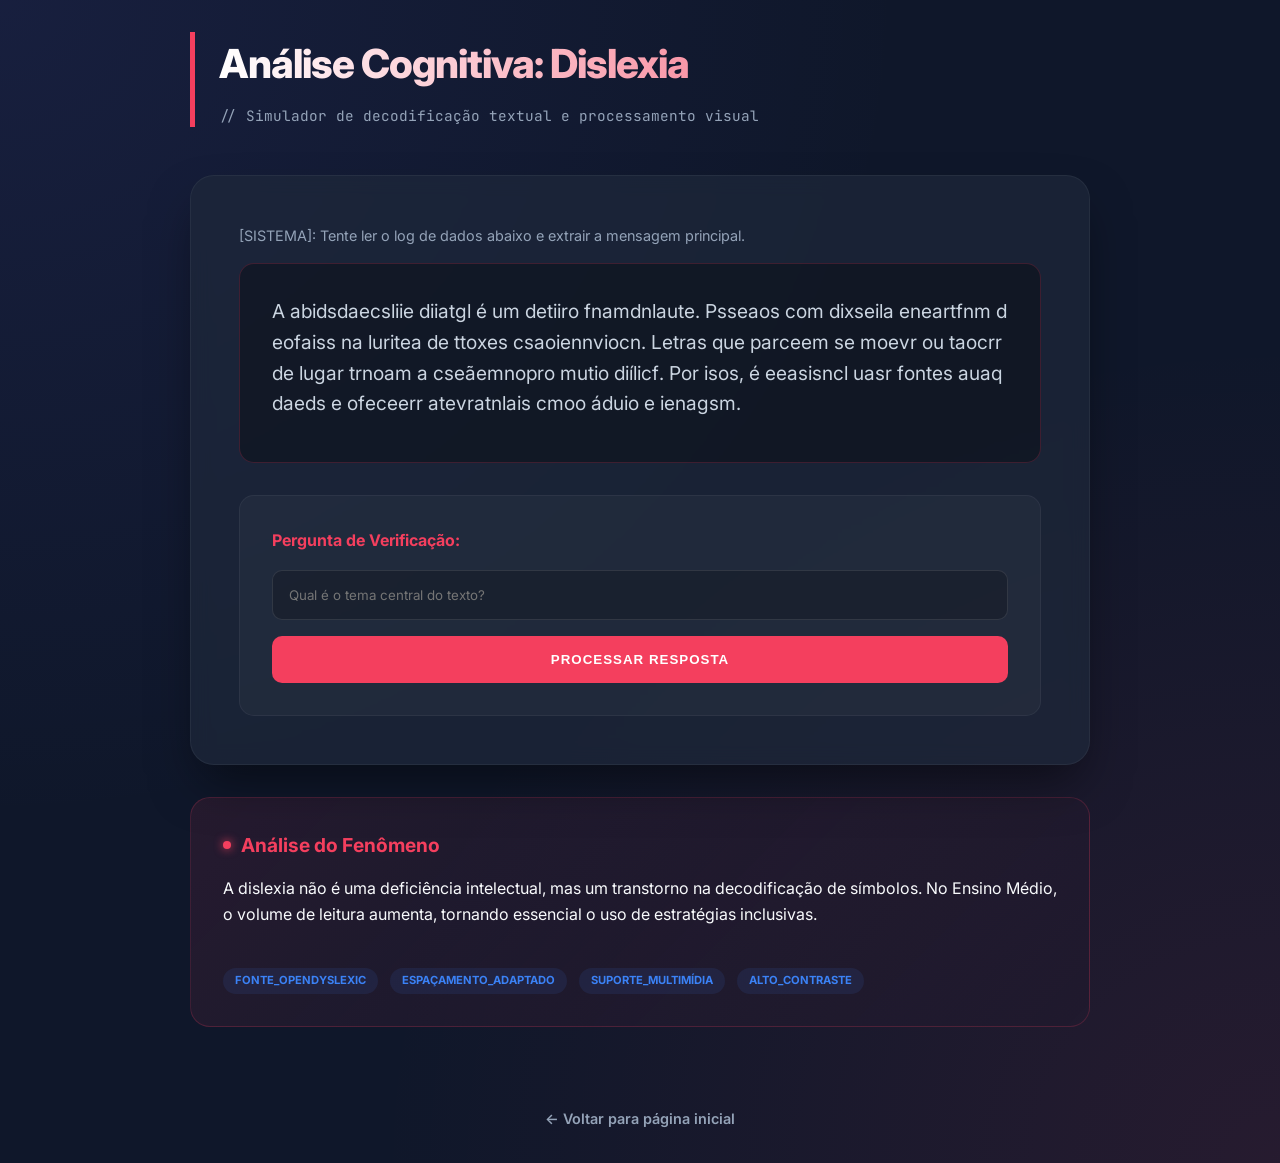
<file: Dislexia/dislexia.html>
<!DOCTYPE html>
<html lang="pt-br">
<head>
    <meta charset="UTF-8">
    <meta name="viewport" content="width=device-width, initial-scale=1.0">
    <title>Lab de Dislexia | Simulação Cognitiva</title>
    <style>
        @import url('https://fonts.googleapis.com/css2?family=Inter:wght@400;700&family=JetBrains+Mono&display=swap' );

        :root {
            --primary: #6366f1;
            --accent: #f43f5e;
            --bg: #0f172a;
            --card-bg: rgba(30, 41, 59, 0.7);
            --neon-blue: #3b82f6;
        }

        * {
            margin: 0;
            padding: 0;
            box-sizing: border-box;
        }

        body {
            background-color: var(--bg);
            background-image: 
                radial-gradient(at 0% 0%, rgba(99, 102, 241, 0.1) 0, transparent 50%), 
                radial-gradient(at 100% 100%, rgba(244, 63, 94, 0.1) 0, transparent 50%);
            color: #f8fafc;
            font-family: 'Inter', sans-serif;
            min-height: 100vh;
            padding: 2rem;
            line-height: 1.6;
        }

        .container {
            max-width: 900px;
            margin: 0 auto;
        }

        header {
            text-align: left;
            margin-bottom: 3rem;
            border-left: 5px solid var(--accent);
            padding-left: 1.5rem;
        }

        header h1 {
            font-size: 2.5rem;
            font-weight: 800;
            letter-spacing: -1px;
            background: linear-gradient(to right, #fff, var(--accent));
            -webkit-background-clip: text;
            -webkit-text-fill-color: transparent;
        }

        header p {
            font-family: 'JetBrains Mono', monospace;
            color: #94a3b8;
            font-size: 0.9rem;
            margin-top: 0.5rem;
        }

        .main-card {
            background: var(--card-bg);
            border-radius: 24px;
            padding: 3rem;
            border: 1px solid rgba(255, 255, 255, 0.05);
            margin-bottom: 2rem;
            box-shadow: 0 25px 50px -12px rgba(0, 0, 0, 0.5);
            backdrop-filter: blur(10px);
        }

        /* Área do Texto Confuso */
        .confused-text {
            background: rgba(0, 0, 0, 0.3);
            border-radius: 15px;
            padding: 2rem;
            font-size: 1.2rem;
            color: #cbd5e1;
            min-height: 200px;
            margin-bottom: 2rem;
            border: 1px solid rgba(244, 63, 94, 0.2);
            position: relative;
            overflow: hidden;
        }

        /* Animação das letras "dançantes" */
        .wobble-char {
            display: inline-block;
            transition: transform 0.2s;
            position: relative;
        }

        .wobble-char.active {
            animation: letterDance 0.5s infinite alternate;
        }

        @keyframes letterDance {
            0% { transform: translateY(0) rotate(0); }
            50% { transform: translateY(-3px) rotate(5deg); }
            100% { transform: translateY(2px) rotate(-5deg); }
        }

        /* Área de Pergunta */
        .question-area {
            background: rgba(255, 255, 255, 0.03);
            border-radius: 15px;
            padding: 2rem;
            border: 1px solid rgba(255, 255, 255, 0.05);
        }

        .question-area p {
            margin-bottom: 1rem;
            font-weight: 700;
            color: var(--accent);
        }

        input[type="text"] {
            width: 100%;
            background: rgba(0, 0, 0, 0.2);
            border: 1px solid rgba(255, 255, 255, 0.1);
            padding: 1rem;
            border-radius: 10px;
            color: #fff;
            font-family: 'Inter', sans-serif;
            margin-bottom: 1rem;
            outline: none;
            transition: 0.3s;
        }

        input[type="text"]:focus {
            border-color: var(--accent);
            box-shadow: 0 0 10px rgba(244, 63, 94, 0.2);
        }

        .btn-check {
            background: var(--accent);
            color: #fff;
            border: none;
            padding: 1rem 2rem;
            border-radius: 10px;
            font-weight: 700;
            cursor: pointer;
            transition: 0.3s;
            text-transform: uppercase;
            letter-spacing: 1px;
            width: 100%;
        }

        .btn-check:hover {
            transform: scale(1.02);
            box-shadow: 0 0 20px rgba(244, 63, 94, 0.4);
        }

        /* Info Box */
        .info-panel {
            background: linear-gradient(135deg, rgba(244, 63, 94, 0.1), transparent);
            border-radius: 20px;
            padding: 2rem;
            margin: 2rem 0;
            border: 1px solid rgba(244, 63, 94, 0.2);
        }

        .info-panel h3 {
            color: var(--accent);
            margin-bottom: 1rem;
            font-size: 1.2rem;
            display: flex;
            align-items: center;
            gap: 10px;
        }

        .info-panel h3::before {
            content: "";
            width: 8px;
            height: 8px;
            background: var(--accent);
            border-radius: 50%;
            box-shadow: 0 0 10px var(--accent);
        }

        .solution-tag {
            display: inline-block;
            background: rgba(59, 130, 246, 0.1);
            color: var(--neon-blue);
            padding: 4px 12px;
            border-radius: 50px;
            font-size: 0.7rem;
            font-weight: 700;
            margin-top: 1rem;
            margin-right: 0.5rem;
        }

        .back-link {
            display: inline-flex;
            align-items: center;
            gap: 10px;
            color: #94a3b8;
            text-decoration: none;
            font-weight: 600;
            font-size: 0.9rem;
            margin-top: 3rem;
            transition: 0.3s;
        }

        .back-link:hover {
            color: var(--accent);
        }

        @media (max-width: 768px) {
            body { padding: 1rem; }
            header h1 { font-size: 2rem; }
            .main-card { padding: 1.5rem; }
        }
    </style>
</head>
<body>

<div class="container">
    <header>
        <h1>Análise Cognitiva: Dislexia</h1>
        <p>// Simulador de decodificação textual e processamento visual</p>
    </header>

    <main class="main-card">
        <p style="margin-bottom: 1rem; font-size: 0.9rem; color: #94a3b8;">[SISTEMA]: Tente ler o log de dados abaixo e extrair a mensagem principal.</p>
        
        <div id="confusedText" class="confused-text">
            <!-- Texto será gerado via JS -->
        </div>

        <div class="question-area">
            <p>Pergunta de Verificação:</p>
            <input type="text" id="userAnswer" placeholder="Qual é o tema central do texto?">
            <button class="btn-check" id="checkBtn">Processar Resposta</button>
        </div>
    </main>

    <div class="info-panel">
        <h3>Análise do Fenômeno</h3>
        <p>A dislexia não é uma deficiência intelectual, mas um transtorno na decodificação de símbolos. No Ensino Médio, o volume de leitura aumenta, tornando essencial o uso de estratégias inclusivas.</p>
        
        <div style="margin-top: 1.5rem;">
            <span class="solution-tag">FONTE_OPENDYSLEXIC</span>
            <span class="solution-tag">ESPAÇAMENTO_ADAPTADO</span>
            <span class="solution-tag">SUPORTE_MULTIMÍDIA</span>
            <span class="solution-tag">ALTO_CONTRASTE</span>
        </div>
    </div>

   
    <div style="text-align: center;">
        <a href="../simulator.html" class="back-link">← Voltar para página inicial</a>
    </div>
</div>

<script>
    const originalText = "A acessibilidade digital é um direito fundamental. Pessoas com dislexia enfrentam desafios na leitura de textos convencionais. Letras que parecem se mover ou trocar de lugar tornam a compreensão muito difícil. Por isso, é essencial usar fontes adequadas e oferecer alternativas como áudio e imagens.";
    
    const textElement = document.getElementById('confusedText');
    const checkBtn = document.getElementById('checkBtn');
    const userAnswer = document.getElementById('userAnswer');

    // Função para embaralhar o meio das palavras
    function scrambleWord(word) {
        if (word.length <= 3) return word;
        
        let chars = word.split('');
        let first = chars[0];
        let last = chars[chars.length - 1];
        let middle = chars.slice(1, -1);
        
        // Embaralha o meio
        for (let i = middle.length - 1; i > 0; i--) {
            const j = Math.floor(Math.random() * (i + 1));
            [middle[i], middle[j]] = [middle[j], middle[i]];
        }
        
        return first + middle.join('') + last;
    }

    // Renderiza o texto com animação de "dança"
    function renderText() {
        const words = originalText.split(' ');
        const scrambledWords = words.map(w => scrambleWord(w));
        
        textElement.innerHTML = scrambledWords.join(' ').split('').map(char => {
            if (char.match(/[a-zA-Zà-ú]/i)) {
                // Chance de 30% da letra estar "dançando" no momento
                const isDancing = Math.random() > 0.7 ? 'active' : '';
                return `<span class="wobble-char ${isDancing}">${char}</span>`;
            }
            return char;
        }).join('');
    }

    // Atualiza o texto constantemente
    renderText();
    const scrambleInterval = setInterval(renderText, 1000);

    // Verifica a resposta
    checkBtn.addEventListener('click', () => {
        const answer = userAnswer.value.toLowerCase();
        const keywords = ['acessibilidade', 'direito', 'dislexia', 'desafio', 'leitura', 'digital'];
        const found = keywords.some(k => answer.includes(k));

        clearInterval(scrambleInterval);

        if (found) {
            textElement.innerHTML = `<span style="color: var(--neon-blue)">>> ACESSO_CONCEDIDO:</span> ${originalText}`;
            alert("✅ Você decodificou a mensagem! Imagine o processamento extra necessário para realizar essa tarefa em cada página de um livro.");
        } else {
            textElement.innerHTML = `<span style="color: var(--accent)">>> ERRO_DE_PROCESSAMENTO:</span> ${originalText}`;
            alert("❌ A decodificação falhou. Isso demonstra como a sobrecarga cognitiva pode impedir a compreensão do conteúdo.");
        }
        
        textElement.style.border = "1px solid var(--neon-blue)";
    });
</script>

</body>
</html>
</file>
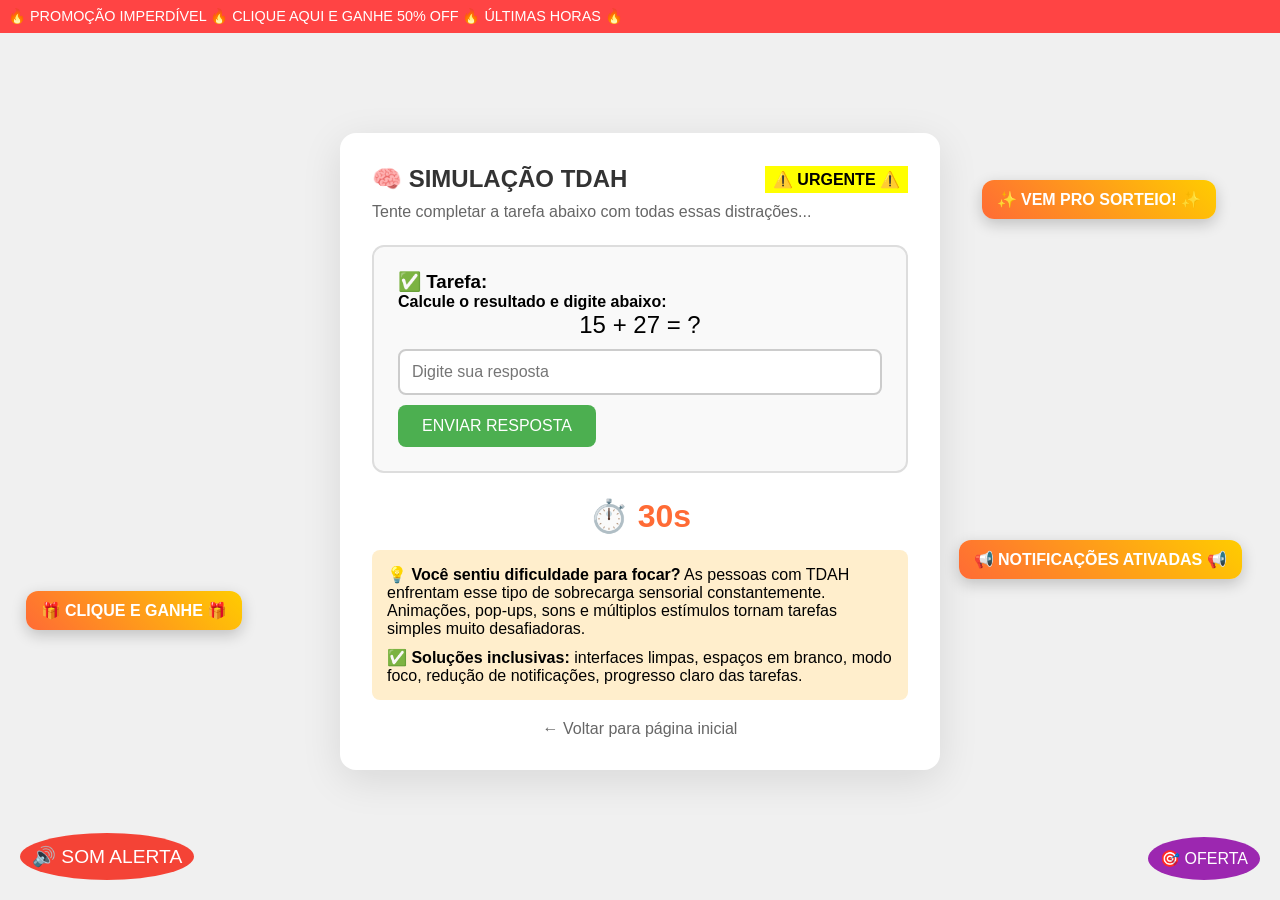
<file: TDAH/tdah.html>
<!-- tdah.html - Simulação de TDAH (Interface poluída) -->
<!DOCTYPE html>
<html lang="pt-br">
<head>
    <meta charset="UTF-8">
    <meta name="viewport" content="width=device-width, initial-scale=1.0">
    <link rel="stylesheet" href="tdah.css">
    <title>Simulação TDAH | Uma Experiência Inclusiva</title>

</head>
<body>

    <!-- Elementos distratores -->
    <div class="marquee">
        <span>🔥 PROMOÇÃO IMPERDÍVEL 🔥 CLIQUE AQUI E GANHE 50% OFF 🔥 ÚLTIMAS HORAS 🔥</span>
    </div>

    <div class="floating-ad" style="top: 20%; right: 5%;">✨ VEM PRO SORTEIO! ✨</div>
    <div class="floating-ad" style="bottom: 30%; left: 2%;">🎁 CLIQUE E GANHE 🎁</div>
    <div class="floating-ad" style="top: 60%; right: 3%;">📢 NOTIFICAÇÕES ATIVADAS 📢</div>

    <div class="distractor" onclick="alert('🔔 Você ganhou um prêmio! 🔔')">🎯 OFERTA</div>
    <button class="alert-sound-btn" onclick="playBeep()">🔊 SOM ALERTA</button>

    <div class="main-content">
        <div style="display: flex; justify-content: space-between; align-items: center;">
            <h2 style="color: #333;">🧠 SIMULAÇÃO TDAH</h2>
            <div class="blink-text">⚠️ URGENTE ⚠️</div>
        </div>
        <p style="color: #666; margin: 10px 0;">Tente completar a tarefa abaixo com todas essas distrações...</p>
        
        <div class="task-box">
            <h3>✅ Tarefa:</h3>
            <p><strong>Calcule o resultado e digite abaixo:</strong></p>
            <p style="font-size: 1.5rem; text-align: center;">15 + 27 = ?</p>
            <input type="text" id="answerInput" placeholder="Digite sua resposta">
            <button class="btn-action" id="submitBtn">ENVIAR RESPOSTA</button>
        </div>

        <div class="timer" id="timer">⏱️ 30s</div>
        
        <div style="background: #ffeecc; padding: 15px; border-radius: 8px; margin: 15px 0;">
            <p><strong>💡 Você sentiu dificuldade para focar?</strong> As pessoas com TDAH enfrentam esse tipo de sobrecarga sensorial constantemente. Animações, pop-ups, sons e múltiplos estímulos tornam tarefas simples muito desafiadoras.</p>
            <p style="margin-top: 10px;"><strong>✅ Soluções inclusivas:</strong> interfaces limpas, espaços em branco, modo foco, redução de notificações, progresso claro das tarefas.</p>
        </div>

        <a href="../simulator.html" class="back-link">← Voltar para página inicial</a>
    </div>

    <!-- Contador regressivo e pop-ups -->
    <script>
        let timeLeft = 30;
        let timerInterval;
        let popupInterval;
        
        function startTimer() {
            const timerEl = document.getElementById('timer');
            timerInterval = setInterval(() => {
                timeLeft--;
                timerEl.textContent = `⏱️ ${timeLeft}s`;
                if (timeLeft <= 0) {
                    clearInterval(timerInterval);
                    clearInterval(popupInterval);
                    alert('⏰ TEMPO ESGOTADO! A distração te venceu dessa vez.');
                }
            }, 1000);
        }
        
        function showRandomPopup() {
            const messages = [
                "🔔 Nova mensagem! Clique para ver",
                "📱 Atualize seu navegador AGORA",
                "🎮 Você ganhou 1000 pontos!",
                "💬 Alguém comentou no seu post",
                "📧 Você tem 5 e-mails não lidos",
                "🔴 SEU COMPUTADOR ESTÁ LENTO",
                "🎉 PARABÉNS! Você é o visitante 1000"
            ];
            const randomMsg = messages[Math.floor(Math.random() * messages.length)];
            const popupDiv = document.createElement('div');
            popupDiv.className = 'popup-overlay';
            popupDiv.innerHTML = `
                <div class="popup-box">
                    <p style="font-size: 1.2rem;">📢</p>
                    <p>${randomMsg}</p>
                    <button class="close-popup" onclick="this.closest('.popup-overlay').remove()">Fechar</button>
                </div>
            `;
            document.body.appendChild(popupDiv);
            
            // Auto-fechar após 3 segundos
            setTimeout(() => {
                if(popupDiv.parentNode) popupDiv.remove();
            }, 3000);
        }
        
        function playBeep() {
            const audio = new Audio('[data-uri]');
            audio.play().catch(e => console.log('Áudio não suportado'));
            alert('🔊 BEEP! Mais uma distração sonora!');
        }
        
        // Pop-ups aleatórios a cada 3-5 segundos
        popupInterval = setInterval(() => {
            showRandomPopup();
        }, 4000);
        
        // Sons simulados a cada 7 segundos
        setInterval(() => {
            const beepDiv = document.createElement('div');
            beepDiv.style.position = 'fixed';
            beepDiv.style.bottom = '80px';
            beepDiv.style.left = '20px';
            beepDiv.style.background = 'orange';
            beepDiv.style.color = 'white';
            beepDiv.style.padding = '8px';
            beepDiv.style.borderRadius = '20px';
            beepDiv.style.zIndex = '100';
            beepDiv.innerHTML = '🔊 PIIIIU!';
            document.body.appendChild(beepDiv);
            setTimeout(() => beepDiv.remove(), 1000);
        }, 7000);
        
        startTimer();
        
        document.getElementById('submitBtn').addEventListener('click', function() {
            const answer = document.getElementById('answerInput').value;
            if(answer == '42') {
                clearInterval(timerInterval);
                clearInterval(popupInterval);
                alert('✅ Resposta correta! Mesmo com todas as distrações você conseguiu. Imagine como é desafiador para quem tem TDAH.');
            } else {
                alert('❌ Resposta errada! A resposta correta é 42. A sobrecarga de informações pode atrapalhar a concentração.');
            }
        });
        
        // Elemento que se move aleatoriamente
        setInterval(() => {
            const ads = document.querySelectorAll('.floating-ad');
            ads.forEach(ad => {
                const newX = Math.random() * 80;
                const newY = Math.random() * 80;
                ad.style.left = `${newX}%`;
                ad.style.top = `${newY}%`;
            });
        }, 3000);
    </script>
</body>
</html>
</file>
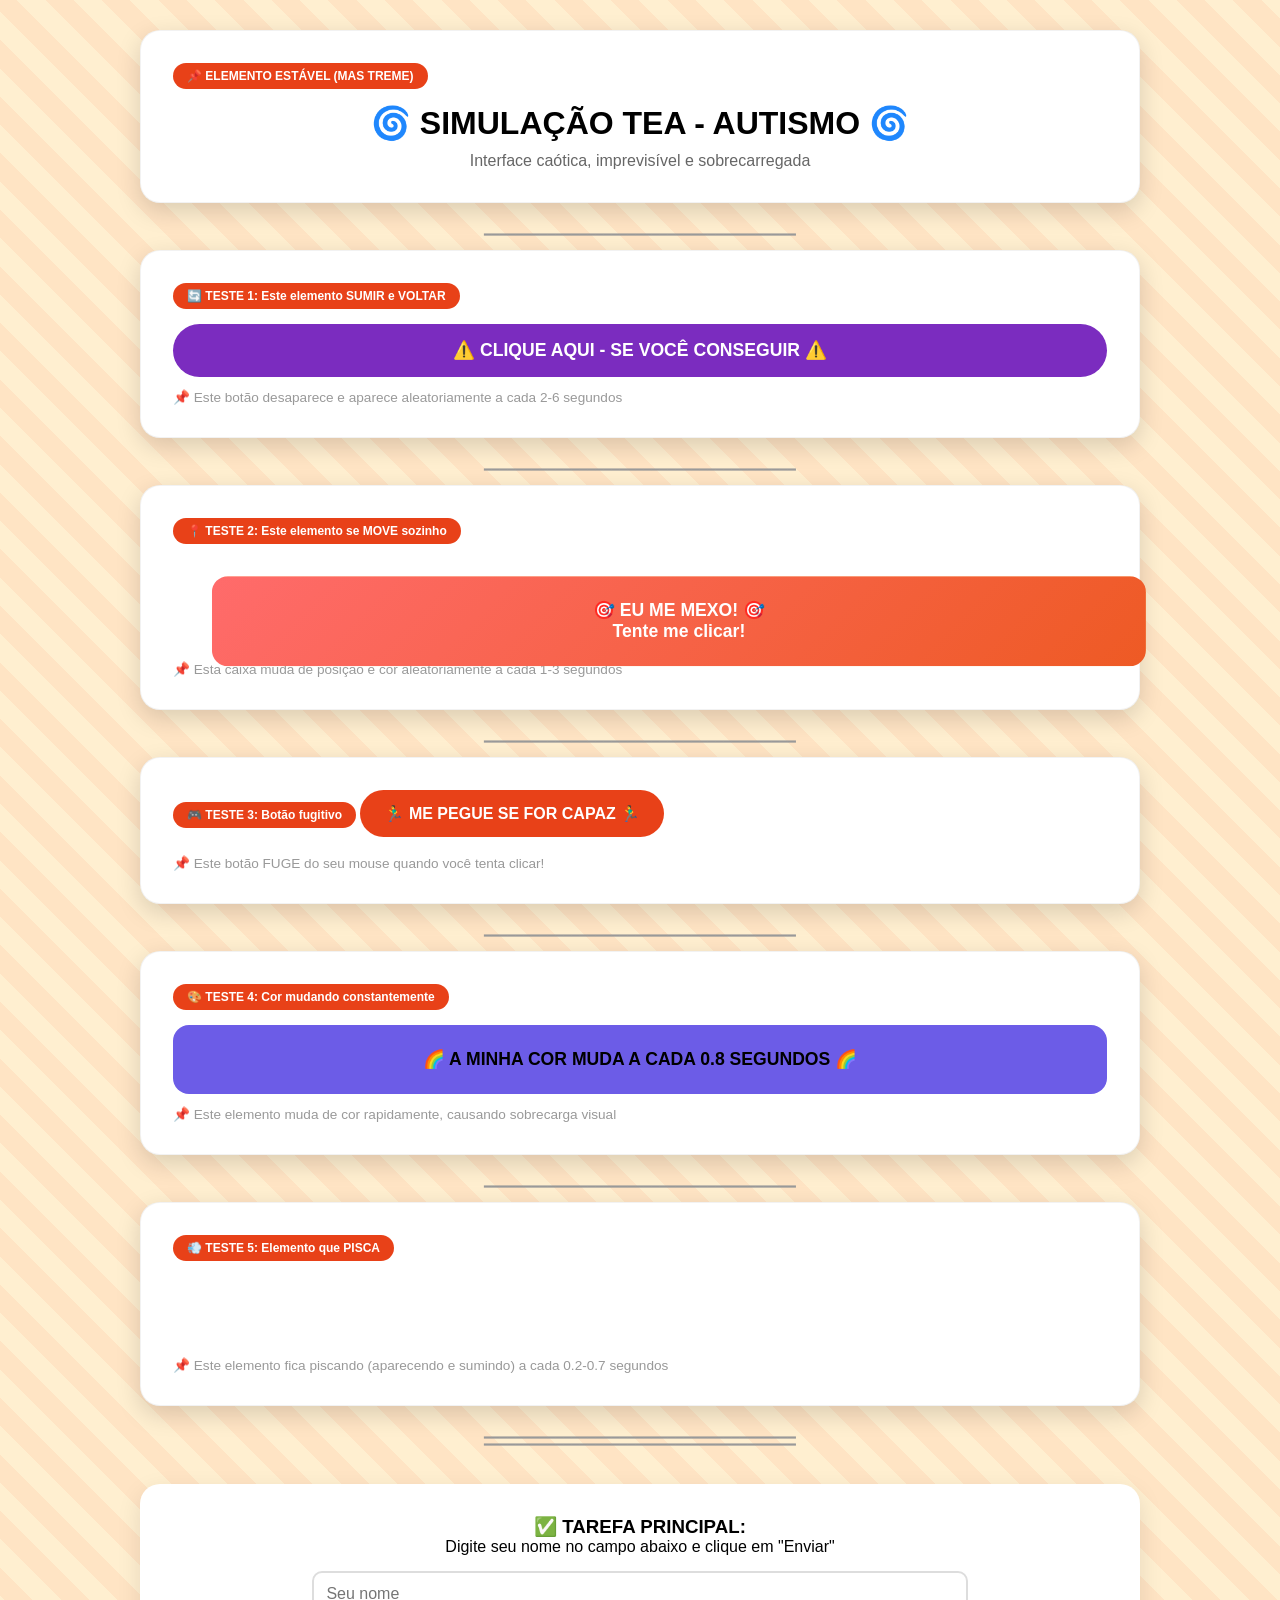
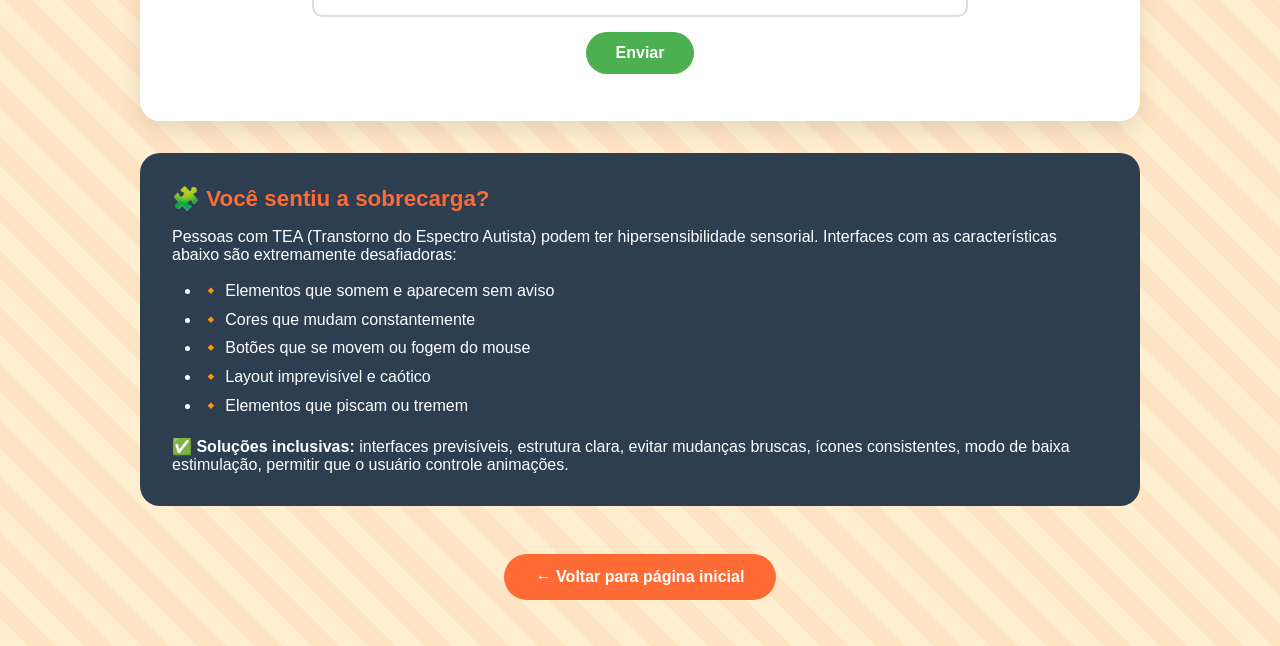
<file: TEA/tea.html>
<!-- tea.html - Simulação de TEA (com espaçamento ampliado entre elementos) -->
<!DOCTYPE html>
<html lang="pt-br">
<head>
    <meta charset="UTF-8">
    <meta name="viewport" content="width=device-width, initial-scale=1.0">
    <title>Simulação TEA | Uma Experiência Inclusiva</title>
    <link rel="stylesheet" href="tea.css">
</head>
<body>

<div class="chaotic-container" id="chaoticContainer">
    
    <!-- Título da página -->
    <div class="chaotic-element" id="titleElement">
        <div class="status-badge">📌 ELEMENTO ESTÁVEL (MAS TREME)</div>
        <h1 style="text-align: center; font-size: 2rem;">🌀 SIMULAÇÃO TEA - AUTISMO 🌀</h1>
        <p style="text-align: center; color: #666; margin-top: 10px;">Interface caótica, imprevisível e sobrecarregada</p>
    </div>

    <div class="element-separator">━━━━━━━━━━━━━━━━━━━━━━━━━━━━━━━━━━━━━━━</div>

    <div class="chaotic-element" id="disappearingElement">
        <div class="status-badge">🔄 TESTE 1: Este elemento SUMIR e VOLTAR</div>
        <button class="disappearing-btn" id="mysteryBtn">
            ⚠️ CLIQUE AQUI - SE VOCÊ CONSEGUIR ⚠️
        </button>
        <p style="font-size: 0.85rem; color: #999; margin-top: 12px;">📌 Este botão desaparece e aparece aleatoriamente a cada 2-6 segundos</p>
    </div>

    <div class="element-separator">━━━━━━━━━━━━━━━━━━━━━━━━━━━━━━━━━━━━━━━</div>


    <div class="chaotic-element">
        <div class="status-badge">📍 TESTE 2: Este elemento se MOVE sozinho</div>
        <div id="movingBox" class="moving-box">
            🎯 EU ME MEXO! 🎯<br>
            Tente me clicar!
        </div>
        <p style="font-size: 0.85rem; color: #999; margin-top: 12px;">📌 Esta caixa muda de posição e cor aleatoriamente a cada 1-3 segundos</p>
    </div>

    <div class="element-separator">━━━━━━━━━━━━━━━━━━━━━━━━━━━━━━━━━━━━━━━</div>


    <div class="chaotic-element">
        <div class="status-badge">🎮 TESTE 3: Botão fugitivo</div>
        <button id="fugitiveBtn" class="moving-button">
            🏃‍♂️ ME PEGUE SE FOR CAPAZ 🏃‍♂️
        </button>
        <p style="font-size: 0.85rem; color: #999; margin-top: 12px;">📌 Este botão FUGE do seu mouse quando você tenta clicar!</p>
    </div>

    <div class="element-separator">━━━━━━━━━━━━━━━━━━━━━━━━━━━━━━━━━━━━━━━</div>

    <!-- ELEMENTO 4: Cor que muda constantemente -->
    <div class="chaotic-element">
        <div class="status-badge">🎨 TESTE 4: Cor mudando constantemente</div>
        <div class="color-changing" id="colorChangingBox">
            🌈 A MINHA COR MUDA A CADA 0.8 SEGUNDOS 🌈
        </div>
        <p style="font-size: 0.85rem; color: #999; margin-top: 12px;">📌 Este elemento muda de cor rapidamente, causando sobrecarga visual</p>
    </div>

    <div class="element-separator">━━━━━━━━━━━━━━━━━━━━━━━━━━━━━━━━━━━━━━━</div>

    <div class="chaotic-element">
        <div class="status-badge">💨 TESTE 5: Elemento que PISCA</div>
        <div class="blinking-element" id="blinkingBox">
            🔥 EU PISCO! APARECENDO E SUMINDO RAPIDAMENTE 🔥
        </div>
        <p style="font-size: 0.85rem; color: #999; margin-top: 12px;">📌 Este elemento fica piscando (aparecendo e sumindo) a cada 0.2-0.7 segundos</p>
    </div>

    <div class="element-separator">━━━━━━━━━━━━━━━━━━━━━━━━━━━━━━━━━━━━━━━</div>


    <div class="element-separator">━━━━━━━━━━━━━━━━━━━━━━━━━━━━━━━━━━━━━━━</div>

    <div class="task-area">
        <h3>✅ TAREFA PRINCIPAL:</h3>
        <p>Digite seu nome no campo abaixo e clique em "Enviar"</p>
        <input type="text" id="userName" placeholder="Seu nome" autocomplete="off">
        <br>
        <button class="btn-action" id="submitTask">Enviar</button>
        <div id="taskResult" style="margin-top: 15px; font-size: 1rem; font-weight: bold;"></div>
    </div>

    <div class="info-box">
        <h3>🧩 Você sentiu a sobrecarga?</h3>
        <p>Pessoas com TEA (Transtorno do Espectro Autista) podem ter hipersensibilidade sensorial. Interfaces com as características abaixo são extremamente desafiadoras:</p>
        <ul>
            <li>🔸 Elementos que somem e aparecem sem aviso</li>
            <li>🔸 Cores que mudam constantemente</li>
            <li>🔸 Botões que se movem ou fogem do mouse</li>
            <li>🔸 Layout imprevisível e caótico</li>
            <li>🔸 Elementos que piscam ou tremem</li>
        </ul>
        <p style="margin-top: 1rem;"><strong>✅ Soluções inclusivas:</strong> interfaces previsíveis, estrutura clara, evitar mudanças bruscas, ícones consistentes, modo de baixa estimulação, permitir que o usuário controle animações.</p>
    </div>

    <div style="text-align: center;">
        <a href="../simulator.html" class="back-link">← Voltar para página inicial</a>
    </div>
</div>

<script>
    const disappearingElement = document.getElementById('disappearingElement');
    
    function toggleVisibility() {
        if (Math.random() > 0.5) {
            disappearingElement.style.display = 'none';
        } else {
            disappearingElement.style.display = 'block';
        }
        const nextChange = Math.random() * 5000 + 2500;
        setTimeout(toggleVisibility, nextChange);
    }
    toggleVisibility();

    const movingBox = document.getElementById('movingBox');
    
    function moveRandomly() {
        const maxX = 350;
        const maxY = 120;
        const newX = Math.random() * maxX - 50;
        const newY = Math.random() * maxY - 40;
        movingBox.style.transform = `translate(${newX}px, ${newY}px)`;
        movingBox.style.transition = 'transform 0.3s ease';
        
        const colors = ['#ff6b6b', '#4ecdc4', '#ffe66d', '#ff9f1c', '#bf8f00', '#e056fd'];
        movingBox.style.backgroundColor = colors[Math.floor(Math.random() * colors.length)];
        
        setTimeout(moveRandomly, Math.random() * 2500 + 1200);
    }
    moveRandomly();
    
    movingBox.addEventListener('click', function() {
        alert('🎯 Você conseguiu me clicar! Imagine como seria frustrante se todos os botões fugissem do seu mouse.');
    });


    const fugitiveBtn = document.getElementById('fugitiveBtn');
    
    fugitiveBtn.addEventListener('mouseenter', function() {
        const container = this.parentElement;
        const maxX = container.clientWidth - this.clientWidth - 30;
        const maxY = 100;
        
        const newX = Math.random() * maxX;
        const newY = Math.random() * maxY;
        
        this.style.position = 'relative';
        this.style.left = `${newX}px`;
        this.style.top = `${newY}px`;
        this.style.transition = 'all 0.1s ease';
    });
    
    fugitiveBtn.addEventListener('click', function() {
        alert('🏆 Você conseguiu! Mas em um site real, botões que fogem impossibilitam a navegação.');
    });

    const colorBox = document.getElementById('colorChangingBox');
    const colorList = ['#ff6b6b', '#4ecdc4', '#ffe66d', '#ff9f1c', '#bf8f00', '#e056fd', '#ff5252', '#6c5ce7'];
    
    function changeColor() {
        const randomColor = colorList[Math.floor(Math.random() * colorList.length)];
        colorBox.style.backgroundColor = randomColor;
        setTimeout(changeColor, 800);
    }
    changeColor();

    const blinkingBox = document.getElementById('blinkingBox');
    
    function blink() {
        if (blinkingBox.style.opacity === '0' || blinkingBox.style.opacity === '') {
            blinkingBox.style.opacity = '1';
        } else {
            blinkingBox.style.opacity = '0';
        }
        setTimeout(blink, Math.random() * 600 + 250);
    }
    blink();

    setInterval(() => {
        const titleElement = document.getElementById('titleElement');
        if (Math.random() > 0.7) {
            titleElement.classList.add('shake-animation');
            setTimeout(() => titleElement.classList.remove('shake-animation'), 600);
        }
    }, 3500);

    document.getElementById('submitTask').addEventListener('click', function() {
        const userName = document.getElementById('userName').value;
        const resultDiv = document.getElementById('taskResult');
        
        if (userName.trim() === '') {
            resultDiv.innerHTML = '❌ Você não conseguiu digitar seu nome? Com tantas distrações, é compreensível!';
            resultDiv.style.color = '#e74c3c';
        } else {
            resultDiv.innerHTML = `✅ Olá, ${userName}! Mesmo com todo o caos, você conseguiu completar a tarefa. Pessoas com TEA enfrentam esse tipo de sobrecarga sensorial diariamente.`;
            resultDiv.style.color = '#27ae60';
        }
    });

    function randomBeep() {
        const beepDiv = document.createElement('div');
        beepDiv.style.position = 'fixed';
        beepDiv.style.bottom = '30px';
        beepDiv.style.right = '30px';
        beepDiv.style.backgroundColor = '#e84118';
        beepDiv.style.color = 'white';
        beepDiv.style.padding = '10px 20px';
        beepDiv.style.borderRadius = '25px';
        beepDiv.style.zIndex = '1000';
        beepDiv.style.fontSize = '0.9rem';
        beepDiv.style.fontWeight = 'bold';
        beepDiv.style.boxShadow = '0 4px 12px rgba(0,0,0,0.3)';
        beepDiv.innerHTML = '🔊 BEEP! ALERTA SONORO! 🔊';
        document.body.appendChild(beepDiv);
        
        setTimeout(() => beepDiv.remove(), 2000);
    }
    
    setInterval(() => {
        if (Math.random() > 0.65) {
            randomBeep();
        }
    }, 8000);

    const mysteryBtn = document.getElementById('mysteryBtn');
    if (mysteryBtn) {
        mysteryBtn.addEventListener('click', function() {
            alert('🔔 PARABÉNS! Você clicou em um botão que mal aparece. Imagine a dificuldade de navegar assim!');
        });
    }

    console.log('Simulação TEA ativada - ambiente caótico e imprevisível');
</script>
</body>
</html>
</file>
<file: TDAH/tdah.css>
* {
            margin: 0;
            padding: 0;
            box-sizing: border-box;
        }

        body {
            font-family: Arial, sans-serif;
            background: #f0f0f0;
            overflow-x: hidden;
        }

        /* ANIMAÇÕES E ELEMENTOS DISTRATORES */
        .floating-ad {
            position: fixed;
            background: linear-gradient(45deg, #ff6b35, #ffcc00);
            padding: 10px 15px;
            border-radius: 12px;
            font-weight: bold;
            color: white;
            z-index: 1000;
            animation: float 3s infinite ease-in-out;
            box-shadow: 0 5px 15px rgba(0,0,0,0.2);
            cursor: pointer;
        }

        @keyframes float {
            0%, 100% { transform: translateY(0) rotate(0deg); }
            50% { transform: translateY(-20px) rotate(2deg); }
        }

        .blink-text {
            animation: blink 0.5s infinite;
            background: yellow;
            color: black;
            padding: 4px 8px;
            display: inline-block;
            font-weight: bold;
        }

        @keyframes blink {
            0%, 100% { opacity: 1; }
            50% { opacity: 0; }
        }

        .shake {
            animation: shake 0.3s infinite;
        }

        @keyframes shake {
            0%, 100% { transform: translateX(0); }
            25% { transform: translateX(-5px); }
            75% { transform: translateX(5px); }
        }

        .marquee {
            background: #ff4444;
            color: white;
            padding: 8px;
            font-size: 0.9rem;
            white-space: nowrap;
            overflow: hidden;
            position: relative;
        }

        .marquee span {
            display: inline-block;
            animation: marquee 15s linear infinite;
        }

        @keyframes marquee {
            0% { transform: translateX(100%); }
            100% { transform: translateX(-100%); }
        }

        /* Conteúdo principal */
        .main-content {
            max-width: 600px;
            margin: 100px auto 50px;
            background: white;
            border-radius: 16px;
            padding: 2rem;
            box-shadow: 0 10px 40px rgba(0,0,0,0.1);
            position: relative;
            z-index: 10;
        }

        .task-box {
            background: #f9f9f9;
            border: 2px solid #ddd;
            border-radius: 12px;
            padding: 1.5rem;
            margin: 1.5rem 0;
        }

        .task-box input {
            width: 100%;
            padding: 12px;
            font-size: 1rem;
            border: 2px solid #ccc;
            border-radius: 8px;
            margin: 10px 0;
        }

        .btn-action {
            background: #4caf50;
            color: white;
            padding: 12px 24px;
            border: none;
            border-radius: 8px;
            font-size: 1rem;
            cursor: pointer;
        }

        .popup-overlay {
            position: fixed;
            top: 0;
            left: 0;
            width: 100%;
            height: 100%;
            background: rgba(0,0,0,0.7);
            z-index: 2000;
            display: flex;
            align-items: center;
            justify-content: center;
        }

        .popup-box {
            background: white;
            padding: 2rem;
            border-radius: 16px;
            max-width: 300px;
            text-align: center;
            animation: bounce 0.5s;
        }

        @keyframes bounce {
            0% { transform: scale(0.8); opacity: 0; }
            100% { transform: scale(1); opacity: 1; }
        }

        .close-popup {
            background: #ff6b35;
            color: white;
            padding: 8px 20px;
            border: none;
            border-radius: 20px;
            margin-top: 15px;
            cursor: pointer;
        }

        .timer {
            font-size: 2rem;
            font-weight: bold;
            text-align: center;
            margin: 10px 0;
            color: #ff6b35;
        }

        .back-link {
            display: block;
            text-align: center;
            margin-top: 20px;
            color: #666;
            text-decoration: none;
        }

        /* Efeito de som */
        audio {
            display: none;
        }

        .distractor {
            position: fixed;
            bottom: 20px;
            right: 20px;
            background: #9c27b0;
            color: white;
            padding: 12px;
            border-radius: 50%;
            animation: pulse 1s infinite;
            cursor: pointer;
            z-index: 100;
        }

        @keyframes pulse {
            0%, 100% { transform: scale(1); }
            50% { transform: scale(1.1); }
        }

        .alert-sound-btn {
            position: fixed;
            bottom: 20px;
            left: 20px;
            background: #f44336;
            color: white;
            border: none;
            padding: 12px;
            border-radius: 50%;
            cursor: pointer;
            font-size: 1.2rem;
            z-index: 100;
        }
</file>
<file: TEA/tea.css>
* {
            margin: 0;
            padding: 0;
            box-sizing: border-box;
        }

        body {
            font-family: Arial, sans-serif;
            background: repeating-linear-gradient(45deg, #ffefd0, #ffefd0 20px, #ffe4c4 20px, #ffe4c4 40px);
            min-height: 100vh;
            padding: 30px 20px;
            overflow-x: hidden;
        }

        /* Container caótico */
        .chaotic-container {
            max-width: 1000px;
            margin: 0 auto;
            position: relative;
        }

        /* Cards/elementos que vão sumir e aparecer - ESPAÇAMENTO MAIOR */
        .chaotic-element {
            background: white;
            border-radius: 20px;
            padding: 2rem;
            margin-bottom: 2.5rem;
            box-shadow: 0 8px 25px rgba(0,0,0,0.15);
            transition: all 0.2s ease;
            position: relative;
            border: 1px solid rgba(0,0,0,0.05);
        }

        /* Botão que some e aparece */
        .disappearing-btn {
            background: #7b2cbf;
            color: white;
            padding: 16px 32px;
            border: none;
            border-radius: 40px;
            font-size: 1.1rem;
            font-weight: bold;
            cursor: pointer;
            width: 100%;
            transition: 0.1s;
        }

        .disappearing-btn:hover {
            transform: scale(1.02);
        }

        /* Elemento que se move aleatoriamente */
        .moving-box {
            background: linear-gradient(135deg, #ff6b6b, #ee5a24);
            color: white;
            padding: 1.5rem;
            border-radius: 16px;
            text-align: center;
            font-weight: bold;
            font-size: 1.1rem;
            position: relative;
            transition: all 0.3s ease;
            cursor: pointer;
        }

        /* Elemento que muda de cor constantemente */
        .color-changing {
            padding: 1.5rem;
            border-radius: 16px;
            text-align: center;
            font-size: 1.1rem;
            font-weight: bold;
            transition: background-color 0.2s;
        }

        /* Botão que se move sozinho */
        .moving-button {
            background: #e84118;
            color: white;
            border: none;
            padding: 14px 24px;
            border-radius: 30px;
            cursor: pointer;
            font-weight: bold;
            font-size: 1rem;
            position: relative;
            transition: all 0.1s;
        }

        /* Elemento que pisca */
        .blinking-element {
            background: #fbc531;
            padding: 1.5rem;
            border-radius: 16px;
            text-align: center;
            font-weight: bold;
            font-size: 1.1rem;
        }

        /* Navegação confusa - botões em lugares diferentes */
        .confused-nav {
            display: flex;
            flex-wrap: wrap;
            gap: 15px;
            margin: 1rem 0;
        }

        .confused-nav a {
            background: #4a69bd;
            color: white;
            text-decoration: none;
            padding: 10px 20px;
            border-radius: 25px;
            font-size: 1rem;
            transition: 0.2s;
        }

        .confused-nav a:hover {
            background: #6a89cc;
        }

        /* Área de tarefa */
        .task-area {
            background: white;
            border-radius: 20px;
            padding: 2rem;
            margin: 2rem 0;
            text-align: center;
            box-shadow: 0 8px 25px rgba(0,0,0,0.1);
        }

        .task-area input {
            padding: 12px;
            width: 70%;
            font-size: 1rem;
            border: 2px solid #ddd;
            border-radius: 10px;
            margin: 15px 0;
        }

        .btn-action {
            background: #4caf50;
            color: white;
            padding: 12px 30px;
            border: none;
            border-radius: 30px;
            font-size: 1rem;
            cursor: pointer;
            font-weight: bold;
        }

        .btn-action:hover {
            background: #45a049;
        }

        /* Info box */
        .info-box {
            background: #2c3e50;
            color: white;
            border-radius: 20px;
            padding: 2rem;
            margin: 2rem 0;
        }

        .info-box h3 {
            color: #ff6b35;
            margin-bottom: 1rem;
            font-size: 1.4rem;
        }

        .info-box ul {
            margin-left: 1.8rem;
            margin-top: 0.8rem;
            line-height: 1.8;
        }

        .back-link {
            display: inline-block;
            background: #ff6b35;
            color: white;
            text-decoration: none;
            padding: 14px 32px;
            border-radius: 40px;
            margin: 1rem 0;
            transition: all 0.3s ease;
            font-weight: bold;
            font-size: 1rem;
        }

        .back-link:hover {
            background: #ff8c5a;
            transform: scale(1.02);
        }

        .status-badge {
            background: #e84118;
            color: white;
            padding: 6px 14px;
            border-radius: 25px;
            font-size: 0.75rem;
            display: inline-block;
            margin-bottom: 15px;
            font-weight: bold;
        }

        @keyframes shake {
            0%, 100% { transform: translateX(0); }
            25% { transform: translateX(-4px); }
            75% { transform: translateX(4px); }
        }

        .shake-animation {
            animation: shake 0.2s infinite;
        }

        /* Separador visual */
        .element-separator {
            text-align: center;
            margin: -1rem 0 0.5rem 0;
            font-size: 0.8rem;
            color: #999;
        }

        hr {
            margin: 0.5rem 0 1rem 0;
            border: 1px dashed #ddd;
        }
</file>
